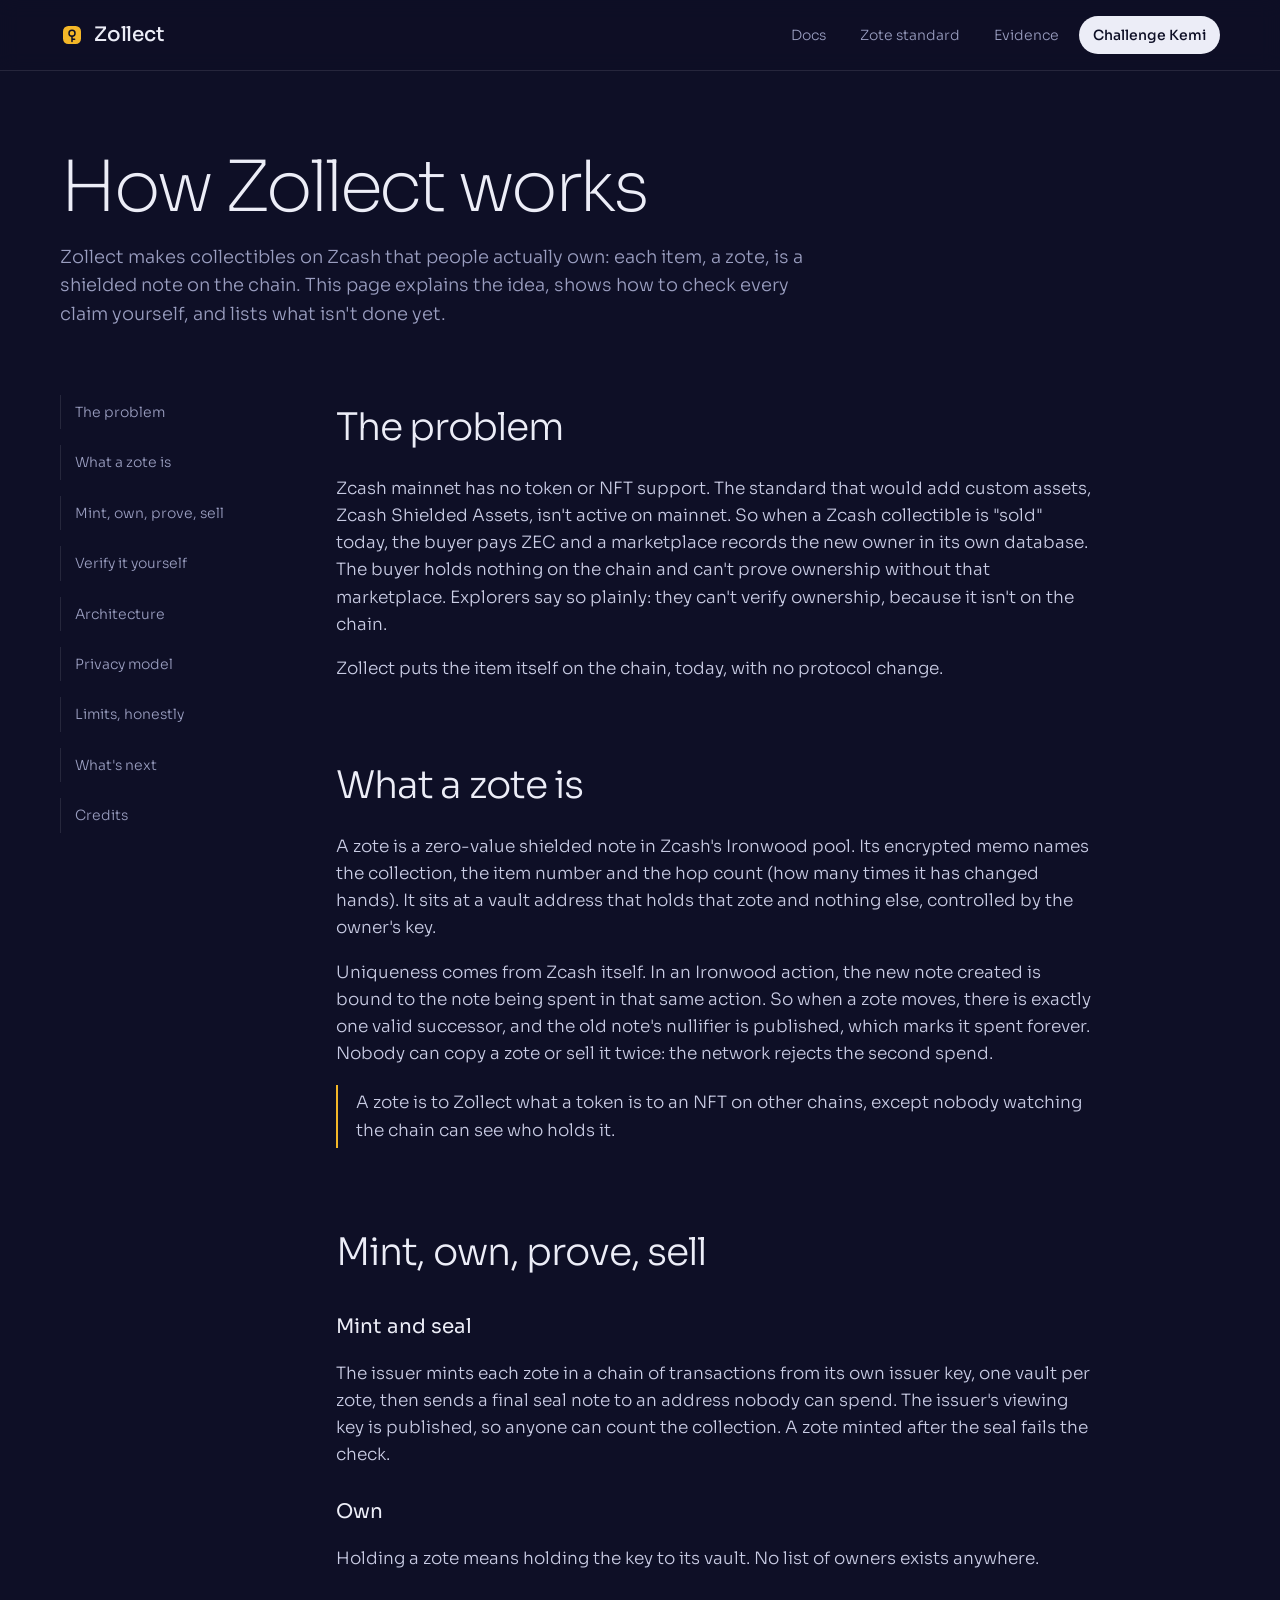
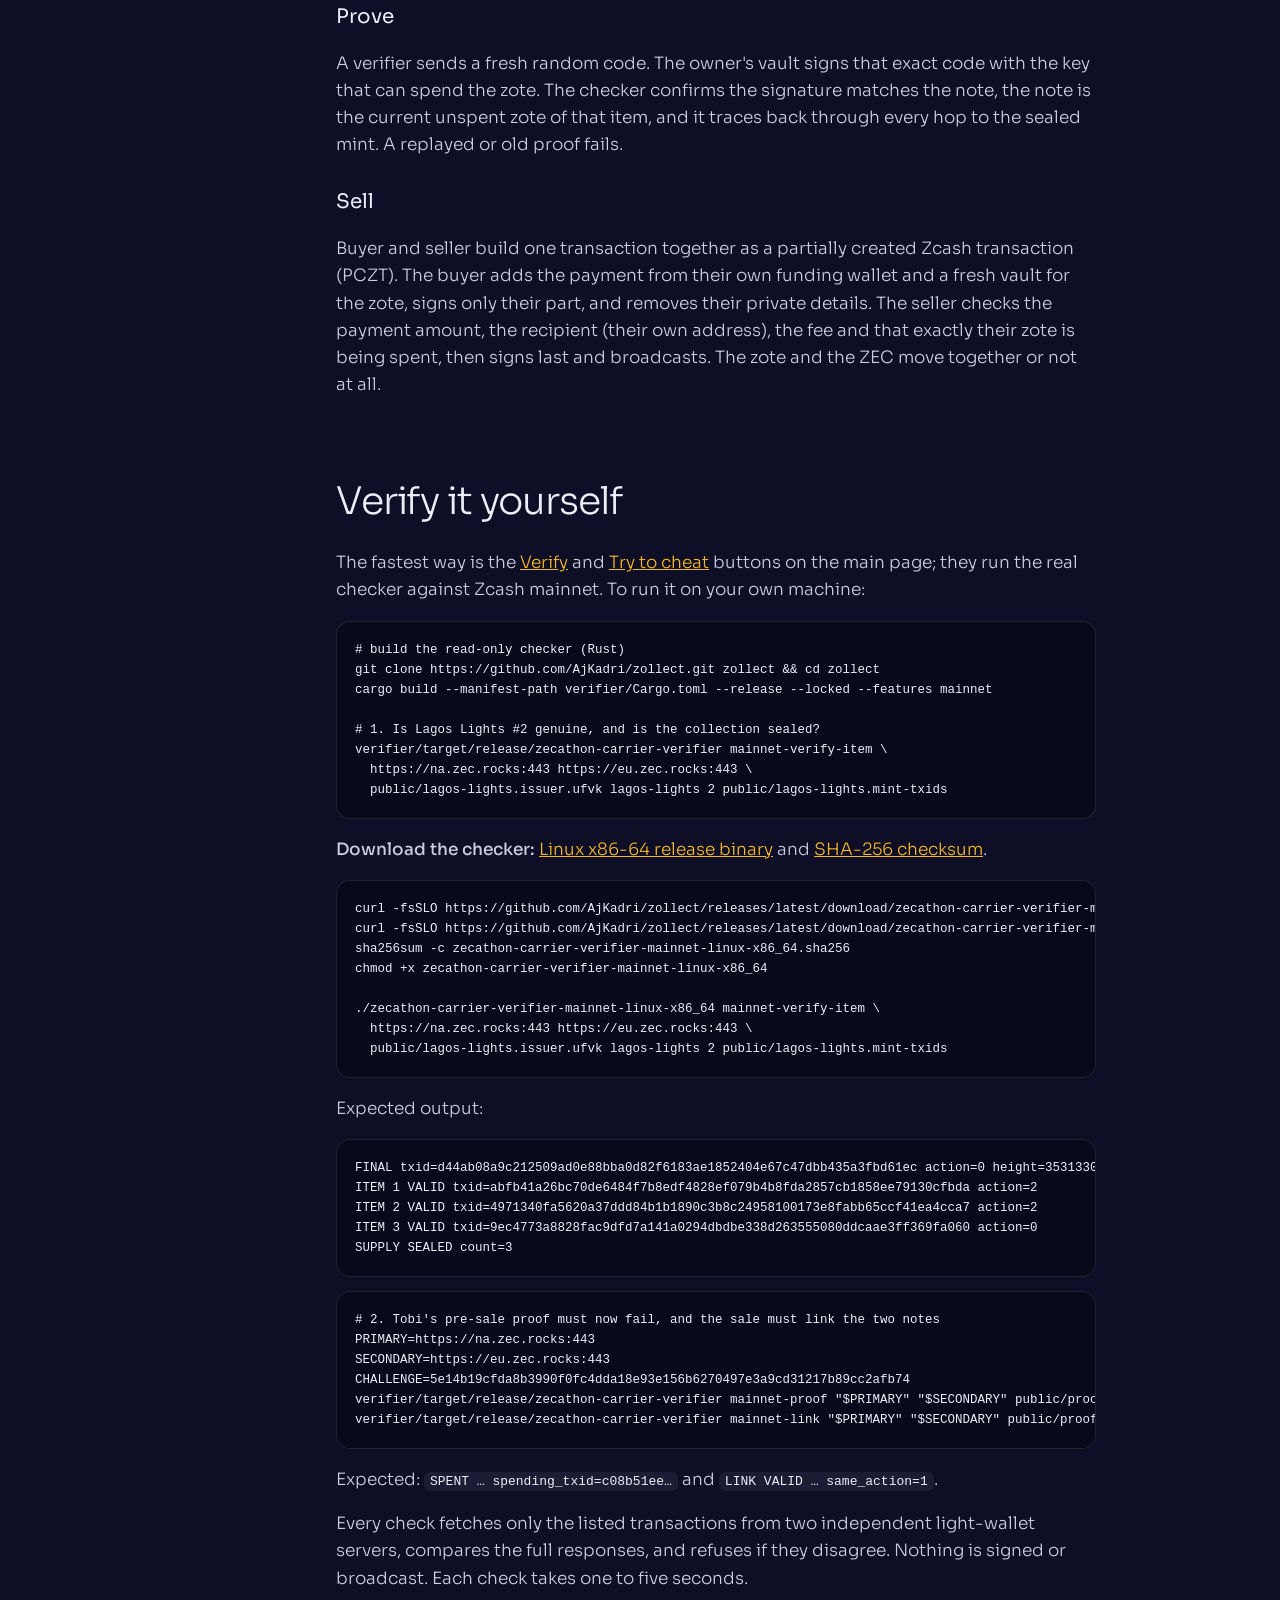
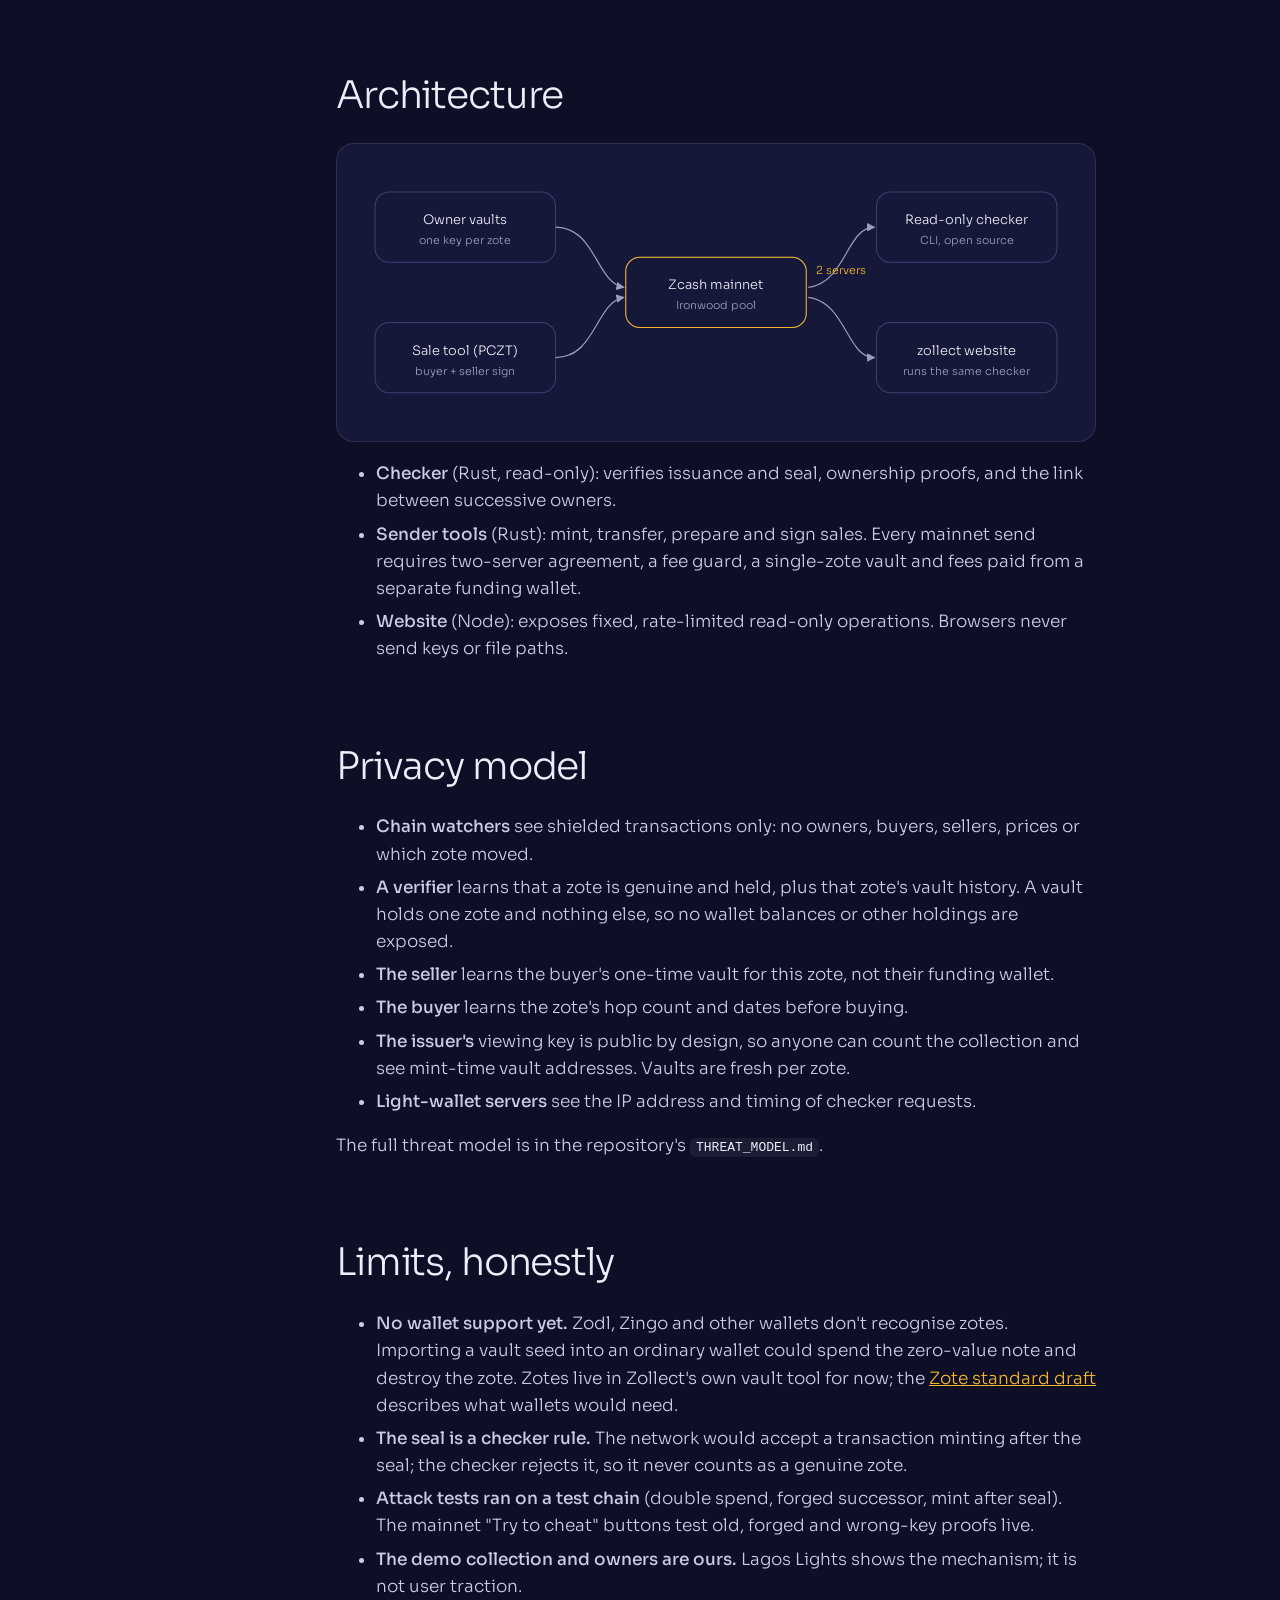
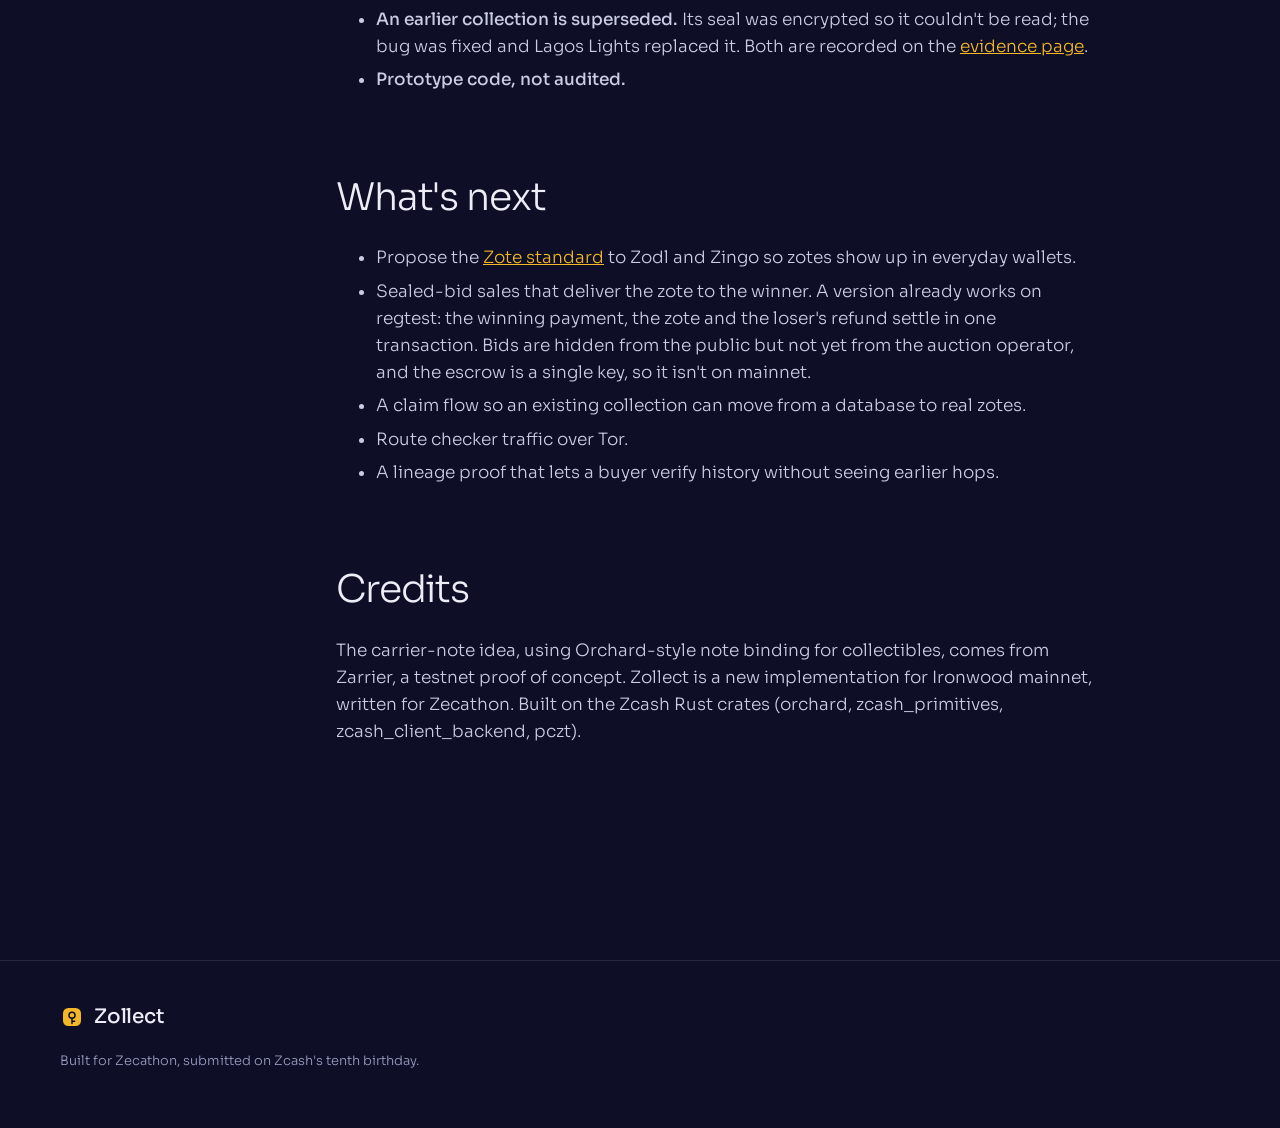
<file: hosted/public/docs.html>
<!doctype html>
<html lang="en">
<head>
<meta charset="utf-8">
<meta name="viewport" content="width=device-width, initial-scale=1">
<title>Zollect docs</title>
<meta name="description" content="How zotes work, how to verify them yourself, and what Zollect does and doesn't do.">
<link rel="icon" type="image/svg+xml" href="logo.svg">
<link rel="preconnect" href="https://fonts.googleapis.com">
<link rel="preconnect" href="https://fonts.gstatic.com" crossorigin>
<link href="https://fonts.googleapis.com/css2?family=Sora:wght@200;300;400;500;600&display=swap" rel="stylesheet">
<link rel="stylesheet" href="styles.css">
</head>
<body>
<header class="doc-top">
  <nav class="nav" aria-label="Main">
    <a class="brand" href="index.html"><img class="brand-logo" src="logo.svg" alt="" aria-hidden="true">Zollect</a>
    <ul class="nav-links">
      <li><a href="docs.html" aria-current="page">Docs</a></li>
      <li><a href="standard.html">Zote standard</a></li>
      <li><a href="evidence.html">Evidence</a></li>
      <li><a class="nav-cta" href="index.html#challenge">Challenge Kemi</a></li>
    </ul>
  </nav>
</header>

<div class="doc-hero">
  <h1>How Zollect works</h1>
  <p>Zollect makes collectibles on Zcash that people actually own: each item, a zote, is a shielded note on the chain. This page explains the idea, shows how to check every claim yourself, and lists what isn't done yet.</p>
</div>

<div class="doc">
  <nav class="toc" aria-label="On this page">
    <ol>
      <li><a href="#problem">The problem</a></li>
      <li><a href="#zote">What a zote is</a></li>
      <li><a href="#lifecycle">Mint, own, prove, sell</a></li>
      <li><a href="#verify">Verify it yourself</a></li>
      <li><a href="#architecture">Architecture</a></li>
      <li><a href="#privacy">Privacy model</a></li>
      <li><a href="#limits">Limits, honestly</a></li>
      <li><a href="#next">What's next</a></li>
      <li><a href="#credits">Credits</a></li>
    </ol>
  </nav>

  <article>
    <section id="problem">
      <h2>The problem</h2>
      <p>Zcash mainnet has no token or NFT support. The standard that would add custom assets, Zcash Shielded Assets, isn't active on mainnet. So when a Zcash collectible is "sold" today, the buyer pays ZEC and a marketplace records the new owner in its own database. The buyer holds nothing on the chain and can't prove ownership without that marketplace. Explorers say so plainly: they can't verify ownership, because it isn't on the chain.</p>
      <p>Zollect puts the item itself on the chain, today, with no protocol change.</p>
    </section>

    <section id="zote">
      <h2>What a zote is</h2>
      <p>A zote is a zero-value shielded note in Zcash's Ironwood pool. Its encrypted memo names the collection, the item number and the hop count (how many times it has changed hands). It sits at a vault address that holds that zote and nothing else, controlled by the owner's key.</p>
      <p>Uniqueness comes from Zcash itself. In an Ironwood action, the new note created is bound to the note being spent in that same action. So when a zote moves, there is exactly one valid successor, and the old note's nullifier is published, which marks it spent forever. Nobody can copy a zote or sell it twice: the network rejects the second spend.</p>
      <p class="callout">A zote is to Zollect what a token is to an NFT on other chains, except nobody watching the chain can see who holds it.</p>
    </section>

    <section id="lifecycle">
      <h2>Mint, own, prove, sell</h2>
      <h3>Mint and seal</h3>
      <p>The issuer mints each zote in a chain of transactions from its own issuer key, one vault per zote, then sends a final seal note to an address nobody can spend. The issuer's viewing key is published, so anyone can count the collection. A zote minted after the seal fails the check.</p>
      <h3>Own</h3>
      <p>Holding a zote means holding the key to its vault. No list of owners exists anywhere.</p>
      <h3>Prove</h3>
      <p>A verifier sends a fresh random code. The owner's vault signs that exact code with the key that can spend the zote. The checker confirms the signature matches the note, the note is the current unspent zote of that item, and it traces back through every hop to the sealed mint. A replayed or old proof fails.</p>
      <h3>Sell</h3>
      <p>Buyer and seller build one transaction together as a partially created Zcash transaction (PCZT). The buyer adds the payment from their own funding wallet and a fresh vault for the zote, signs only their part, and removes their private details. The seller checks the payment amount, the recipient (their own address), the fee and that exactly their zote is being spent, then signs last and broadcasts. The zote and the ZEC move together or not at all.</p>
    </section>

    <section id="verify">
      <h2>Verify it yourself</h2>
      <p>The fastest way is the <a href="index.html#collection">Verify</a> and <a href="index.html#cheat">Try to cheat</a> buttons on the main page; they run the real checker against Zcash mainnet. To run it on your own machine:</p>
<pre><code># build the read-only checker (Rust)
git clone https://github.com/AjKadri/zollect.git zollect && cd zollect
cargo build --manifest-path verifier/Cargo.toml --release --locked --features mainnet

# 1. Is Lagos Lights #2 genuine, and is the collection sealed?
verifier/target/release/zecathon-carrier-verifier mainnet-verify-item \
  https://na.zec.rocks:443 https://eu.zec.rocks:443 \
  public/lagos-lights.issuer.ufvk lagos-lights 2 public/lagos-lights.mint-txids</code></pre>
      <p><strong>Download the checker:</strong> <a href="https://github.com/AjKadri/zollect/releases/latest/download/zecathon-carrier-verifier-mainnet-linux-x86_64">Linux x86-64 release binary</a> and <a href="https://github.com/AjKadri/zollect/releases/latest/download/zecathon-carrier-verifier-mainnet-linux-x86_64.sha256">SHA-256 checksum</a>.</p>
<pre><code>curl -fsSLO https://github.com/AjKadri/zollect/releases/latest/download/zecathon-carrier-verifier-mainnet-linux-x86_64
curl -fsSLO https://github.com/AjKadri/zollect/releases/latest/download/zecathon-carrier-verifier-mainnet-linux-x86_64.sha256
sha256sum -c zecathon-carrier-verifier-mainnet-linux-x86_64.sha256
chmod +x zecathon-carrier-verifier-mainnet-linux-x86_64

./zecathon-carrier-verifier-mainnet-linux-x86_64 mainnet-verify-item \
  https://na.zec.rocks:443 https://eu.zec.rocks:443 \
  public/lagos-lights.issuer.ufvk lagos-lights 2 public/lagos-lights.mint-txids</code></pre>
      <p>Expected output:</p>
<pre><code>FINAL txid=d44ab08a9c212509ad0e88bba0d82f6183ae1852404e67c47dbb435a3fbd61ec action=0 height=3531330
ITEM 1 VALID txid=abfb41a26bc70de6484f7b8edf4828ef079b4b8fda2857cb1858ee79130cfbda action=2
ITEM 2 VALID txid=4971340fa5620a37ddd84b1b1890c3b8c24958100173e8fabb65ccf41ea4cca7 action=2
ITEM 3 VALID txid=9ec4773a8828fac9dfd7a141a0294dbdbe338d263555080ddcaae3ff369fa060 action=0
SUPPLY SEALED count=3</code></pre>
<pre><code># 2. Tobi's pre-sale proof must now fail, and the sale must link the two notes
PRIMARY=https://na.zec.rocks:443
SECONDARY=https://eu.zec.rocks:443
CHALLENGE=5e14b19cfda8b3990f0fc4dda18e93e156b6270497e3a9cd31217b89cc2afb74
verifier/target/release/zecathon-carrier-verifier mainnet-proof "$PRIMARY" "$SECONDARY" public/proofs/tobi-zote2.json "$CHALLENGE" public/lagos-lights.zote2-chain
verifier/target/release/zecathon-carrier-verifier mainnet-link "$PRIMARY" "$SECONDARY" public/proofs/tobi-zote2.json public/proofs/kemi-zote2.json "$CHALLENGE" public/lagos-lights.zote2-chain</code></pre>
      <p>Expected: <code>SPENT … spending_txid=c08b51ee…</code> and <code>LINK VALID … same_action=1</code>.</p>
      <p>Every check fetches only the listed transactions from two independent light-wallet servers, compares the full responses, and refuses if they disagree. Nothing is signed or broadcast. Each check takes one to five seconds.</p>
    </section>

    <section id="architecture">
      <h2>Architecture</h2>
      <div class="diagram" role="img" aria-label="Diagram: owner vaults build and sign transactions; two light-wallet servers relay to Zcash mainnet; the read-only checker and the website verify from the same two servers.">
        <svg viewBox="0 0 720 260" xmlns="http://www.w3.org/2000/svg" font-family="Sora, sans-serif" font-size="13">
          <g fill="#16183A" stroke="#3B4170">
            <rect x="20" y="30" width="180" height="70" rx="14"/>
            <rect x="20" y="160" width="180" height="70" rx="14"/>
            <rect x="270" y="95" width="180" height="70" rx="14"/>
            <rect x="520" y="30" width="180" height="70" rx="14"/>
            <rect x="520" y="160" width="180" height="70" rx="14"/>
          </g>
          <rect x="270" y="95" width="180" height="70" rx="14" fill="none" stroke="#F4B728"/>
          <g fill="#ECEDF7">
            <text x="110" y="62" text-anchor="middle">Owner vaults</text>
            <text x="110" y="82" text-anchor="middle" fill="#9A9EC0" font-size="11">one key per zote</text>
            <text x="110" y="192" text-anchor="middle">Sale tool (PCZT)</text>
            <text x="110" y="212" text-anchor="middle" fill="#9A9EC0" font-size="11">buyer + seller sign</text>
            <text x="360" y="127" text-anchor="middle">Zcash mainnet</text>
            <text x="360" y="147" text-anchor="middle" fill="#9A9EC0" font-size="11">Ironwood pool</text>
            <text x="610" y="62" text-anchor="middle">Read-only checker</text>
            <text x="610" y="82" text-anchor="middle" fill="#9A9EC0" font-size="11">CLI, open source</text>
            <text x="610" y="192" text-anchor="middle">zollect website</text>
            <text x="610" y="212" text-anchor="middle" fill="#9A9EC0" font-size="11">runs the same checker</text>
          </g>
          <g stroke="#9A9EC0" stroke-width="1.2" fill="none" marker-end="url(#a)">
            <path d="M200 65 C240 65 240 120 268 125"/>
            <path d="M200 195 C240 195 240 140 268 135"/>
            <path d="M452 125 C490 120 490 65 518 65"/>
            <path d="M452 135 C490 140 490 195 518 195"/>
          </g>
          <text x="485" y="112" fill="#F4B728" font-size="11" text-anchor="middle">2 servers</text>
          <defs><marker id="a" viewBox="0 0 8 8" refX="7" refY="4" markerWidth="7" markerHeight="7" orient="auto"><path d="M0 0L8 4L0 8z" fill="#9A9EC0"/></marker></defs>
        </svg>
      </div>
      <ul>
        <li><strong>Checker</strong> (Rust, read-only): verifies issuance and seal, ownership proofs, and the link between successive owners.</li>
        <li><strong>Sender tools</strong> (Rust): mint, transfer, prepare and sign sales. Every mainnet send requires two-server agreement, a fee guard, a single-zote vault and fees paid from a separate funding wallet.</li>
        <li><strong>Website</strong> (Node): exposes fixed, rate-limited read-only operations. Browsers never send keys or file paths.</li>
      </ul>
    </section>

    <section id="privacy">
      <h2>Privacy model</h2>
      <ul>
        <li><strong>Chain watchers</strong> see shielded transactions only: no owners, buyers, sellers, prices or which zote moved.</li>
        <li><strong>A verifier</strong> learns that a zote is genuine and held, plus that zote's vault history. A vault holds one zote and nothing else, so no wallet balances or other holdings are exposed.</li>
        <li><strong>The seller</strong> learns the buyer's one-time vault for this zote, not their funding wallet.</li>
        <li><strong>The buyer</strong> learns the zote's hop count and dates before buying.</li>
        <li><strong>The issuer's</strong> viewing key is public by design, so anyone can count the collection and see mint-time vault addresses. Vaults are fresh per zote.</li>
        <li><strong>Light-wallet servers</strong> see the IP address and timing of checker requests.</li>
      </ul>
      <p>The full threat model is in the repository's <code>THREAT_MODEL.md</code>.</p>
    </section>

    <section id="limits">
      <h2>Limits, honestly</h2>
      <ul>
        <li><strong>No wallet support yet.</strong> Zodl, Zingo and other wallets don't recognise zotes. Importing a vault seed into an ordinary wallet could spend the zero-value note and destroy the zote. Zotes live in Zollect's own vault tool for now; the <a href="standard.html">Zote standard draft</a> describes what wallets would need.</li>
        <li><strong>The seal is a checker rule.</strong> The network would accept a transaction minting after the seal; the checker rejects it, so it never counts as a genuine zote.</li>
        <li><strong>Attack tests ran on a test chain</strong> (double spend, forged successor, mint after seal). The mainnet "Try to cheat" buttons test old, forged and wrong-key proofs live.</li>
        <li><strong>The demo collection and owners are ours.</strong> Lagos Lights shows the mechanism; it is not user traction.</li>
        <li><strong>An earlier collection is superseded.</strong> Its seal was encrypted so it couldn't be read; the bug was fixed and Lagos Lights replaced it. Both are recorded on the <a href="evidence.html">evidence page</a>.</li>
        <li><strong>Prototype code, not audited.</strong></li>
      </ul>
    </section>

    <section id="next">
      <h2>What's next</h2>
      <ul>
        <li>Propose the <a href="standard.html">Zote standard</a> to Zodl and Zingo so zotes show up in everyday wallets.</li>
        <li>Sealed-bid sales that deliver the zote to the winner. A version already works on regtest: the winning payment, the zote and the loser's refund settle in one transaction. Bids are hidden from the public but not yet from the auction operator, and the escrow is a single key, so it isn't on mainnet.</li>
        <li>A claim flow so an existing collection can move from a database to real zotes.</li>
        <li>Route checker traffic over Tor.</li>
        <li>A lineage proof that lets a buyer verify history without seeing earlier hops.</li>
      </ul>
    </section>

    <section id="credits">
      <h2>Credits</h2>
      <p>The carrier-note idea, using Orchard-style note binding for collectibles, comes from Zarrier, a testnet proof of concept. Zollect is a new implementation for Ironwood mainnet, written for Zecathon. Built on the Zcash Rust crates (orchard, zcash_primitives, zcash_client_backend, pczt).</p>
    </section>
  </article>
</div>

<footer class="foot">
  <div class="foot-inner">
    <p class="brand"><img class="brand-logo" src="logo.svg" alt="" aria-hidden="true">Zollect</p>
    <p class="credit">Built for Zecathon, submitted on Zcash's tenth birthday.</p>
  </div>
</footer>
</body>
</html>
</file>
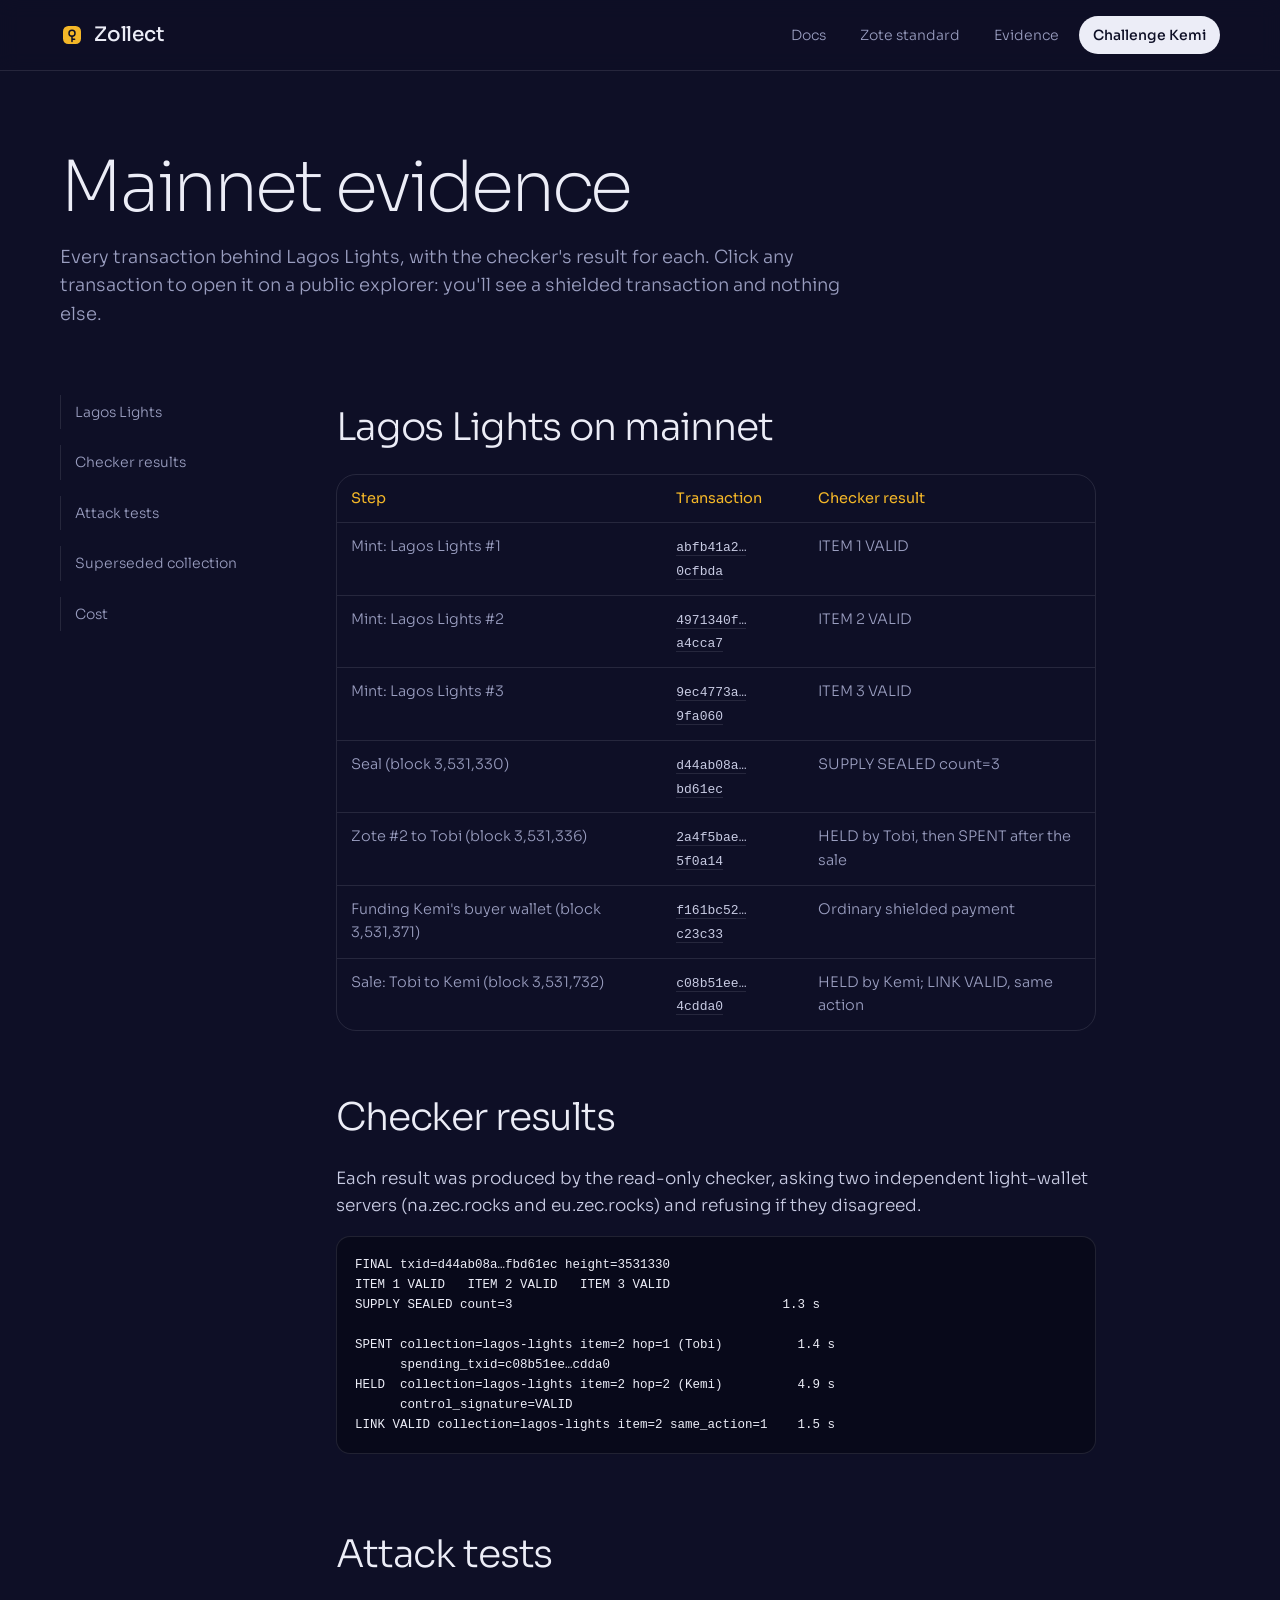
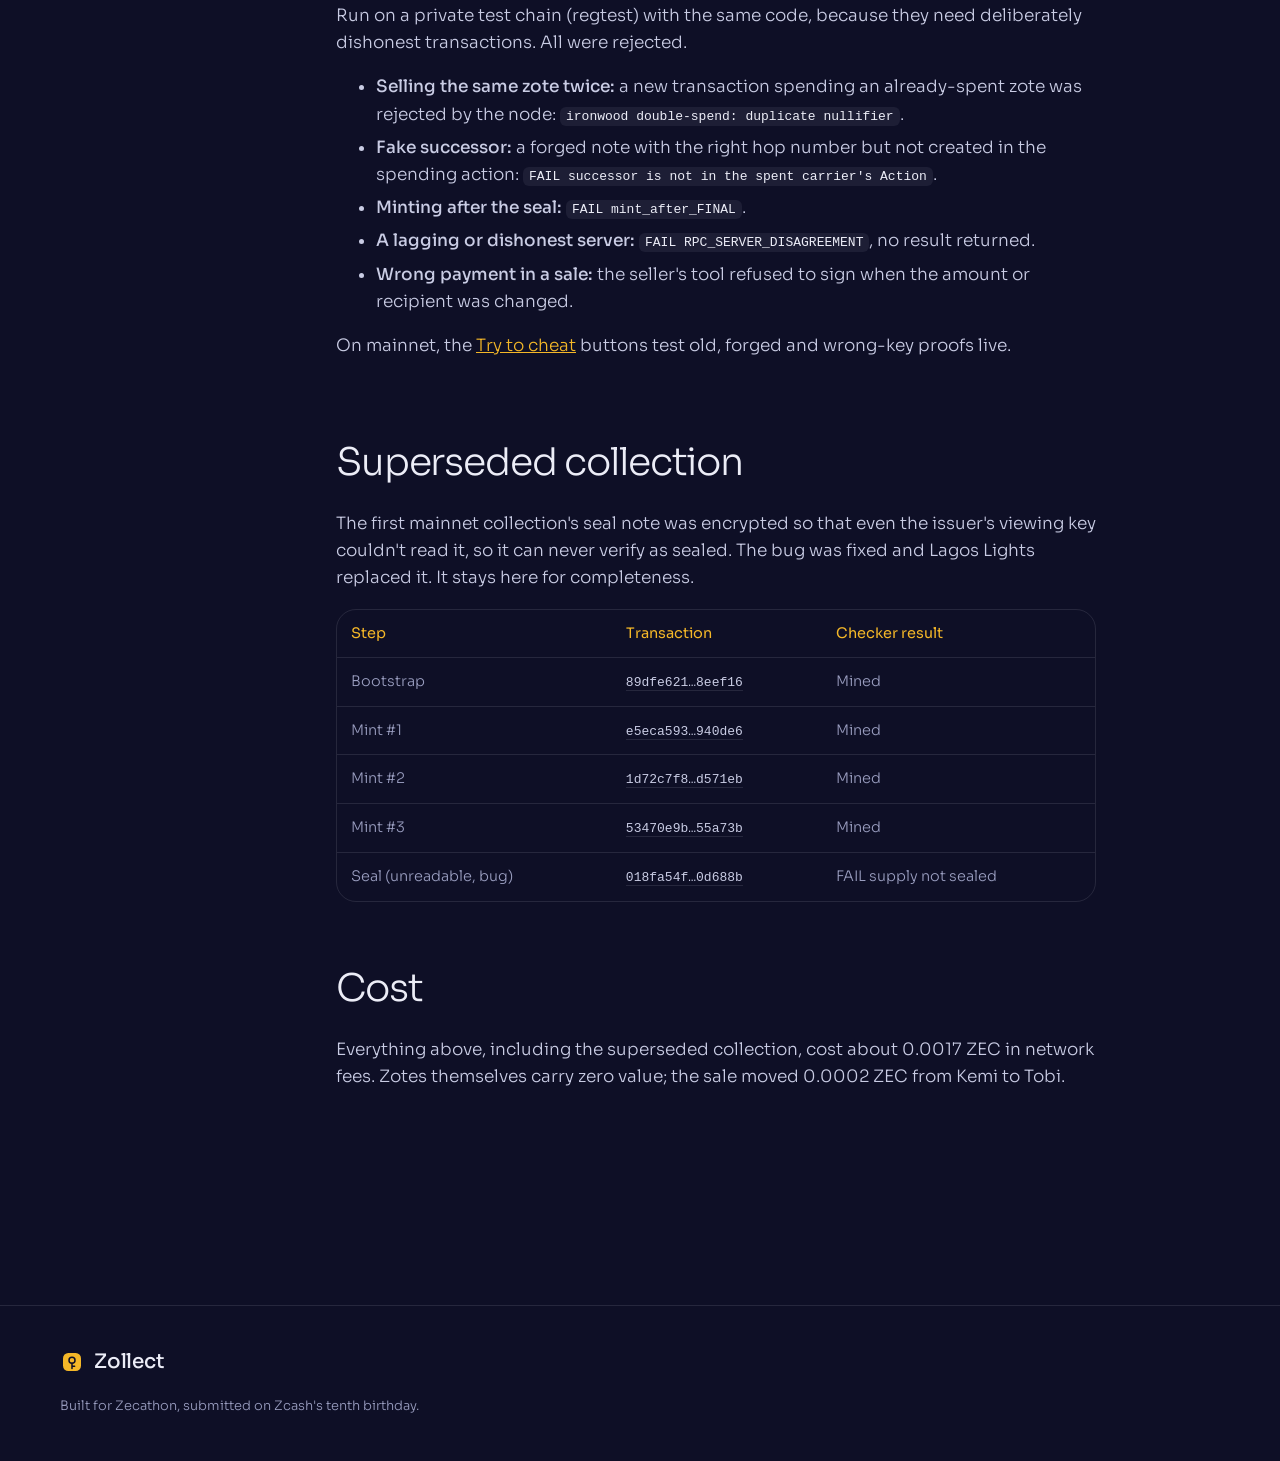
<file: hosted/public/evidence.html>
<!doctype html>
<html lang="en">
<head>
<meta charset="utf-8">
<meta name="viewport" content="width=device-width, initial-scale=1">
<title>Zollect evidence</title>
<meta name="description" content="Every Zollect mainnet transaction and checker result, with explorer links.">
<link rel="icon" type="image/svg+xml" href="logo.svg">
<link rel="preconnect" href="https://fonts.googleapis.com">
<link rel="preconnect" href="https://fonts.gstatic.com" crossorigin>
<link href="https://fonts.googleapis.com/css2?family=Sora:wght@200;300;400;500;600&display=swap" rel="stylesheet">
<link rel="stylesheet" href="styles.css">
</head>
<body>
<header class="doc-top">
  <nav class="nav" aria-label="Main">
    <a class="brand" href="index.html"><img class="brand-logo" src="logo.svg" alt="" aria-hidden="true">Zollect</a>
    <ul class="nav-links">
      <li><a href="docs.html">Docs</a></li>
      <li><a href="standard.html">Zote standard</a></li>
      <li><a href="evidence.html" aria-current="page">Evidence</a></li>
      <li><a class="nav-cta" href="index.html#challenge">Challenge Kemi</a></li>
    </ul>
  </nav>
</header>

<div class="doc-hero">
  <h1>Mainnet evidence</h1>
  <p>Every transaction behind Lagos Lights, with the checker's result for each. Click any transaction to open it on a public explorer: you'll see a shielded transaction and nothing else.</p>
</div>
<div class="doc">
  <nav class="toc" aria-label="On this page"><ol>
    <li><a href="#lagos">Lagos Lights</a></li><li><a href="#checks">Checker results</a></li>
    <li><a href="#attacks">Attack tests</a></li><li><a href="#superseded">Superseded collection</a></li><li><a href="#cost">Cost</a></li></ol></nav>
  <article>
    <section id="lagos"><h2>Lagos Lights on mainnet</h2><div class="table-wrap"><table class="evtable"><thead><tr><th>Step</th><th>Transaction</th><th>Checker result</th></tr></thead><tbody><tr><td>Mint: Lagos Lights #1</td><td><a href="https://mainnet.zcashexplorer.app/transactions/abfb41a26bc70de6484f7b8edf4828ef079b4b8fda2857cb1858ee79130cfbda" target="_blank" rel="noopener">abfb41a2…0cfbda</a></td><td>ITEM 1 VALID</td></tr><tr><td>Mint: Lagos Lights #2</td><td><a href="https://mainnet.zcashexplorer.app/transactions/4971340fa5620a37ddd84b1b1890c3b8c24958100173e8fabb65ccf41ea4cca7" target="_blank" rel="noopener">4971340f…a4cca7</a></td><td>ITEM 2 VALID</td></tr><tr><td>Mint: Lagos Lights #3</td><td><a href="https://mainnet.zcashexplorer.app/transactions/9ec4773a8828fac9dfd7a141a0294dbdbe338d263555080ddcaae3ff369fa060" target="_blank" rel="noopener">9ec4773a…9fa060</a></td><td>ITEM 3 VALID</td></tr><tr><td>Seal (block 3,531,330)</td><td><a href="https://mainnet.zcashexplorer.app/transactions/d44ab08a9c212509ad0e88bba0d82f6183ae1852404e67c47dbb435a3fbd61ec" target="_blank" rel="noopener">d44ab08a…bd61ec</a></td><td>SUPPLY SEALED count=3</td></tr><tr><td>Zote #2 to Tobi (block 3,531,336)</td><td><a href="https://mainnet.zcashexplorer.app/transactions/2a4f5bae61ad39f8f3bfa674c9fc1377eb8a3668451f96f2ca00c1e1355f0a14" target="_blank" rel="noopener">2a4f5bae…5f0a14</a></td><td>HELD by Tobi, then SPENT after the sale</td></tr><tr><td>Funding Kemi's buyer wallet (block 3,531,371)</td><td><a href="https://mainnet.zcashexplorer.app/transactions/f161bc5219ad7a14ef089f544dd058db976abfcf8ab653bd31153cae4bc23c33" target="_blank" rel="noopener">f161bc52…c23c33</a></td><td>Ordinary shielded payment</td></tr><tr><td>Sale: Tobi to Kemi (block 3,531,732)</td><td><a href="https://mainnet.zcashexplorer.app/transactions/c08b51eeffce637bb62d7ab309956bff21c98e99715031526d7edf2a494cdda0" target="_blank" rel="noopener">c08b51ee…4cdda0</a></td><td>HELD by Kemi; LINK VALID, same action</td></tr></tbody></table></div></section>
    <section id="checks"><h2>Checker results</h2>
      <p>Each result was produced by the read-only checker, asking two independent light-wallet servers (na.zec.rocks and eu.zec.rocks) and refusing if they disagreed.</p>
<pre><code>FINAL txid=d44ab08a…fbd61ec height=3531330
ITEM 1 VALID   ITEM 2 VALID   ITEM 3 VALID
SUPPLY SEALED count=3                                    1.3 s

SPENT collection=lagos-lights item=2 hop=1 (Tobi)          1.4 s
      spending_txid=c08b51ee…cdda0
HELD  collection=lagos-lights item=2 hop=2 (Kemi)          4.9 s
      control_signature=VALID
LINK VALID collection=lagos-lights item=2 same_action=1    1.5 s</code></pre>
    </section>
    <section id="attacks"><h2>Attack tests</h2>
      <p>Run on a private test chain (regtest) with the same code, because they need deliberately dishonest transactions. All were rejected.</p>
      <ul>
        <li><strong>Selling the same zote twice:</strong> a new transaction spending an already-spent zote was rejected by the node: <code>ironwood double-spend: duplicate nullifier</code>.</li>
        <li><strong>Fake successor:</strong> a forged note with the right hop number but not created in the spending action: <code>FAIL successor is not in the spent carrier's Action</code>.</li>
        <li><strong>Minting after the seal:</strong> <code>FAIL mint_after_FINAL</code>.</li>
        <li><strong>A lagging or dishonest server:</strong> <code>FAIL RPC_SERVER_DISAGREEMENT</code>, no result returned.</li>
        <li><strong>Wrong payment in a sale:</strong> the seller's tool refused to sign when the amount or recipient was changed.</li>
      </ul>
      <p>On mainnet, the <a href="index.html#cheat">Try to cheat</a> buttons test old, forged and wrong-key proofs live.</p>
    </section>
    <section id="superseded"><h2>Superseded collection</h2>
      <p>The first mainnet collection's seal note was encrypted so that even the issuer's viewing key couldn't read it, so it can never verify as sealed. The bug was fixed and Lagos Lights replaced it. It stays here for completeness.</p>
      <div class="table-wrap"><table class="evtable"><thead><tr><th>Step</th><th>Transaction</th><th>Checker result</th></tr></thead><tbody><tr><td>Bootstrap</td><td><a href="https://mainnet.zcashexplorer.app/transactions/89dfe6217eefd93a59d39e6b4f19ecb1fbba31f8b89a080652f57f50c38eef16" target="_blank" rel="noopener">89dfe621…8eef16</a></td><td>Mined</td></tr><tr><td>Mint #1</td><td><a href="https://mainnet.zcashexplorer.app/transactions/e5eca593949babaf8ca695010f888de9b20dbf2db41c3d18a4dc8af560940de6" target="_blank" rel="noopener">e5eca593…940de6</a></td><td>Mined</td></tr><tr><td>Mint #2</td><td><a href="https://mainnet.zcashexplorer.app/transactions/1d72c7f8db51d489f2431319a04725f627090ae5690eae6ebb7a1b4613d571eb" target="_blank" rel="noopener">1d72c7f8…d571eb</a></td><td>Mined</td></tr><tr><td>Mint #3</td><td><a href="https://mainnet.zcashexplorer.app/transactions/53470e9b48d1cb0d69980de66b0ac8f33cf6dad3f267ca083ad0126ab855a73b" target="_blank" rel="noopener">53470e9b…55a73b</a></td><td>Mined</td></tr><tr><td>Seal (unreadable, bug)</td><td><a href="https://mainnet.zcashexplorer.app/transactions/018fa54fc256cb7b8250c24cdd444b64b5c3b50be82721c7be959bf8810d688b" target="_blank" rel="noopener">018fa54f…0d688b</a></td><td>FAIL supply not sealed</td></tr></tbody></table></div>
    </section>
    <section id="cost"><h2>Cost</h2>
      <p>Everything above, including the superseded collection, cost about 0.0017 ZEC in network fees. Zotes themselves carry zero value; the sale moved 0.0002 ZEC from Kemi to Tobi.</p>
    </section>
  </article>
</div>
<footer class="foot">
  <div class="foot-inner">
    <p class="brand"><img class="brand-logo" src="logo.svg" alt="" aria-hidden="true">Zollect</p>
    <p class="credit">Built for Zecathon, submitted on Zcash's tenth birthday.</p>
  </div>
</footer>
</body>
</html>
</file>
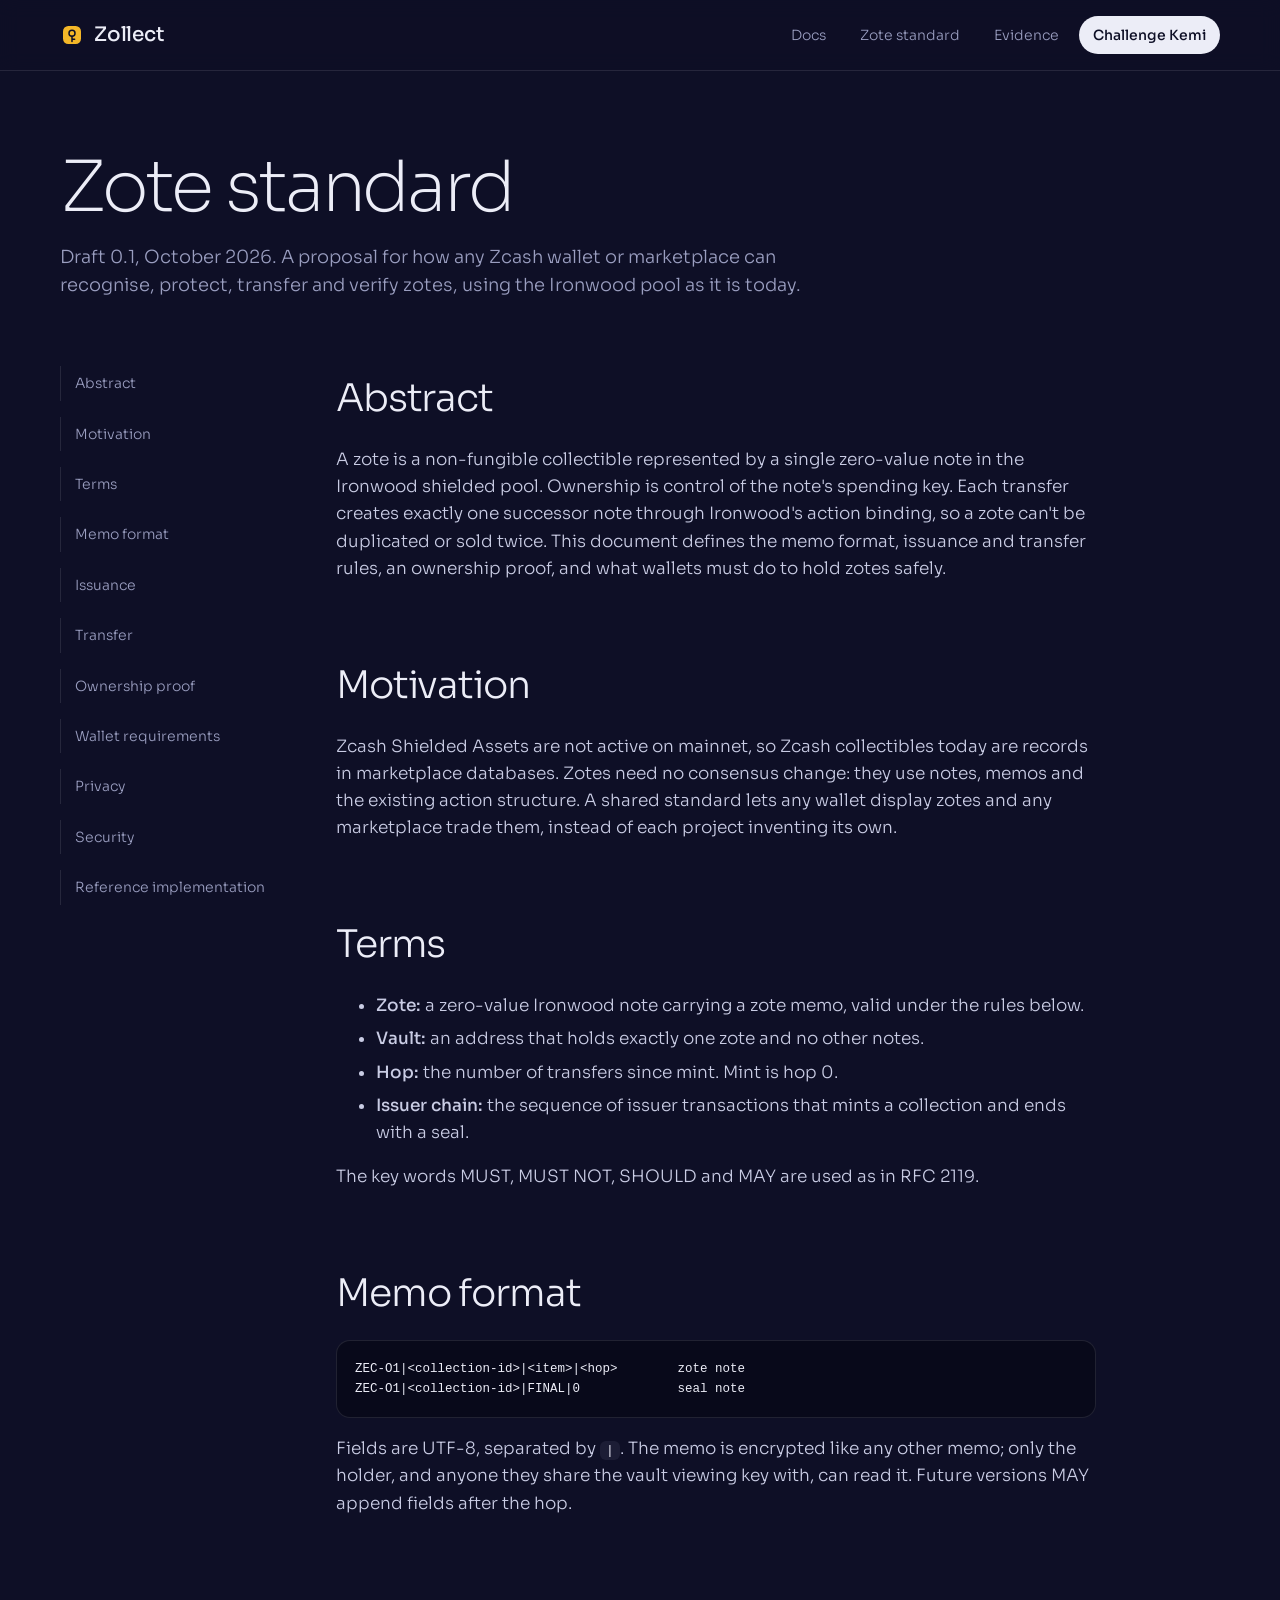
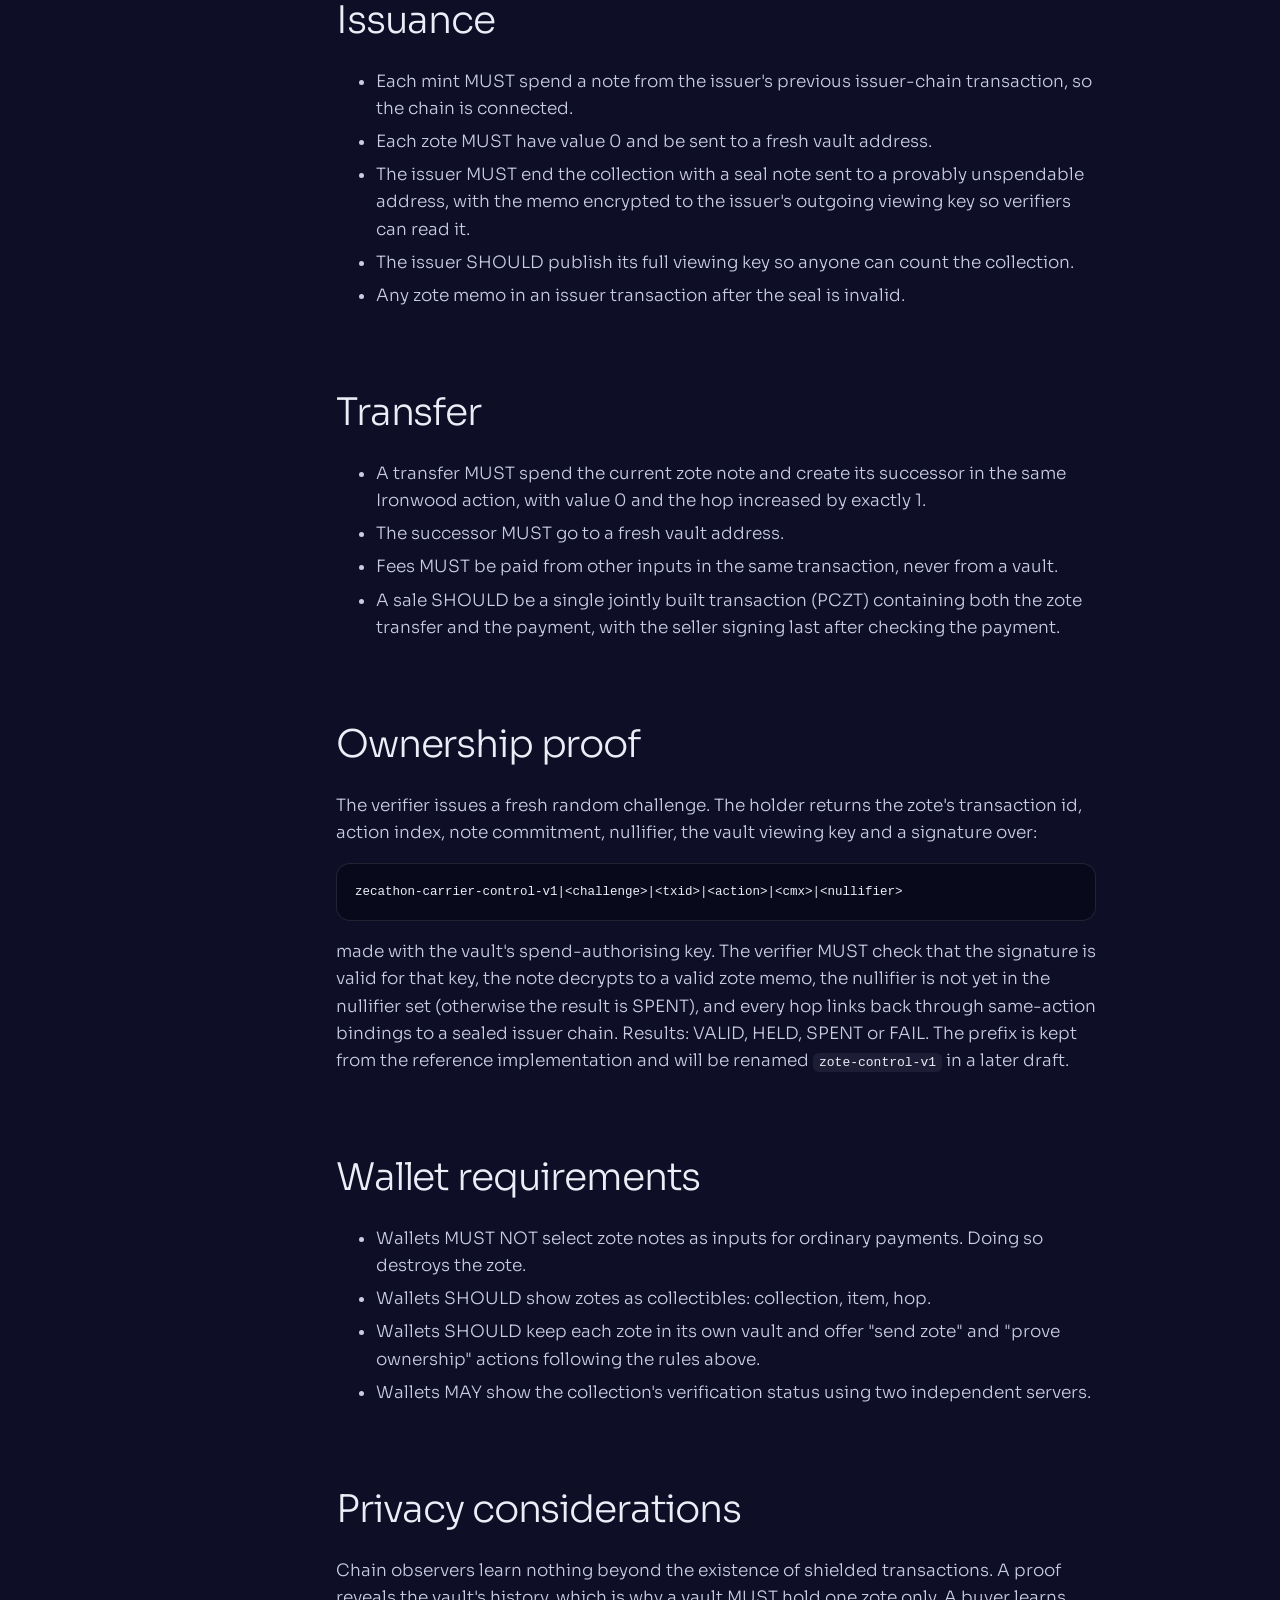
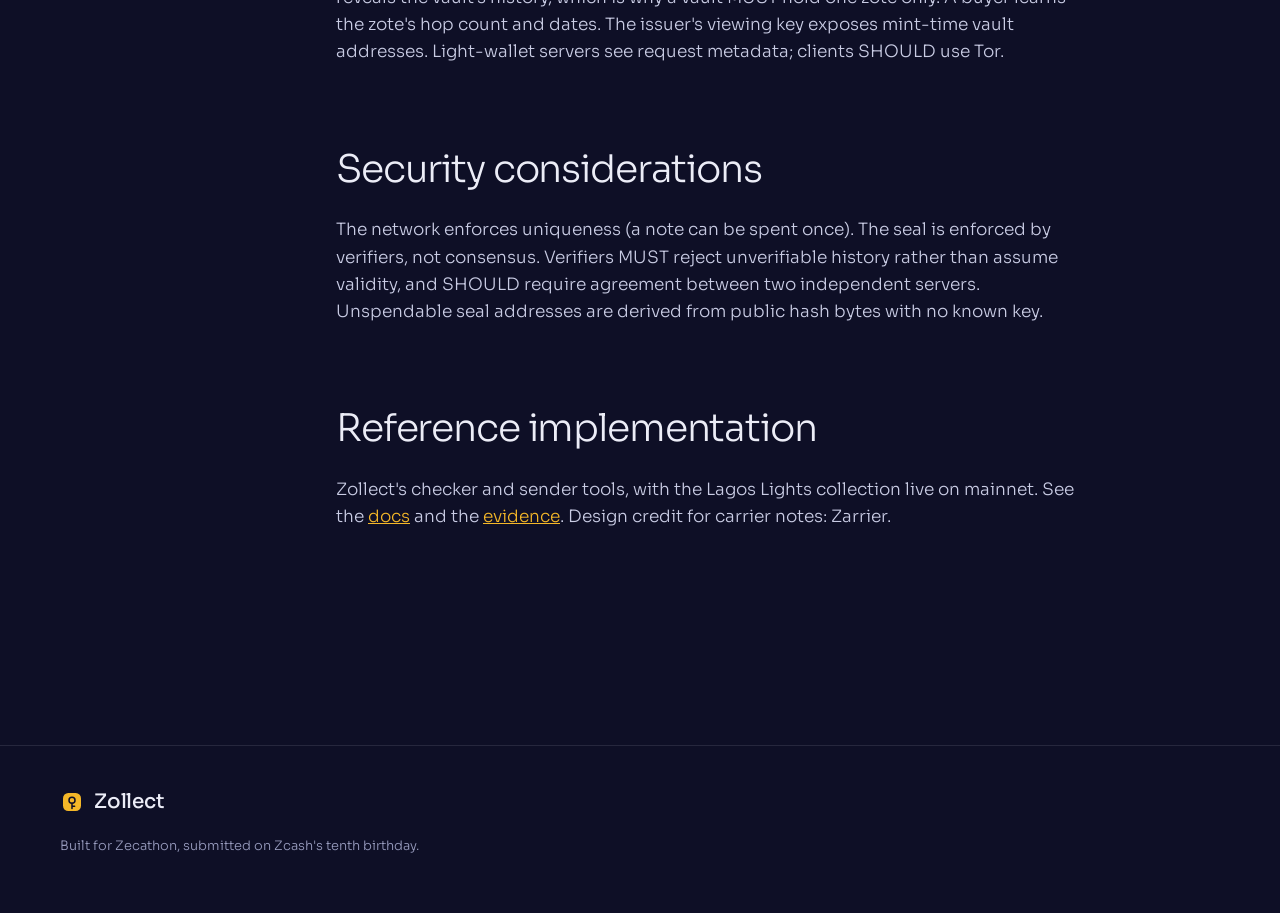
<file: hosted/public/standard.html>
<!doctype html>
<html lang="en">
<head>
<meta charset="utf-8">
<meta name="viewport" content="width=device-width, initial-scale=1">
<title>Zote standard (draft)</title>
<meta name="description" content="A draft standard for collectibles held as shielded notes on Zcash.">
<link rel="icon" type="image/svg+xml" href="logo.svg">
<link rel="preconnect" href="https://fonts.googleapis.com">
<link rel="preconnect" href="https://fonts.gstatic.com" crossorigin>
<link href="https://fonts.googleapis.com/css2?family=Sora:wght@200;300;400;500;600&display=swap" rel="stylesheet">
<link rel="stylesheet" href="styles.css">
</head>
<body>
<header class="doc-top">
  <nav class="nav" aria-label="Main">
    <a class="brand" href="index.html"><img class="brand-logo" src="logo.svg" alt="" aria-hidden="true">Zollect</a>
    <ul class="nav-links">
      <li><a href="docs.html">Docs</a></li>
      <li><a href="standard.html" aria-current="page">Zote standard</a></li>
      <li><a href="evidence.html">Evidence</a></li>
      <li><a class="nav-cta" href="index.html#challenge">Challenge Kemi</a></li>
    </ul>
  </nav>
</header>

<div class="doc-hero">
  <h1>Zote standard</h1>
  <p>Draft 0.1, October 2026. A proposal for how any Zcash wallet or marketplace can recognise, protect, transfer and verify zotes, using the Ironwood pool as it is today.</p>
</div>
<div class="doc">
  <nav class="toc" aria-label="On this page"><ol>
    <li><a href="#abstract">Abstract</a></li><li><a href="#motivation">Motivation</a></li><li><a href="#terms">Terms</a></li>
    <li><a href="#memo">Memo format</a></li><li><a href="#issue">Issuance</a></li><li><a href="#transfer">Transfer</a></li>
    <li><a href="#proof">Ownership proof</a></li><li><a href="#wallets">Wallet requirements</a></li>
    <li><a href="#privacy">Privacy</a></li><li><a href="#security">Security</a></li><li><a href="#ref">Reference implementation</a></li></ol></nav>
  <article>
    <section id="abstract"><h2>Abstract</h2>
      <p>A zote is a non-fungible collectible represented by a single zero-value note in the Ironwood shielded pool. Ownership is control of the note's spending key. Each transfer creates exactly one successor note through Ironwood's action binding, so a zote can't be duplicated or sold twice. This document defines the memo format, issuance and transfer rules, an ownership proof, and what wallets must do to hold zotes safely.</p></section>
    <section id="motivation"><h2>Motivation</h2>
      <p>Zcash Shielded Assets are not active on mainnet, so Zcash collectibles today are records in marketplace databases. Zotes need no consensus change: they use notes, memos and the existing action structure. A shared standard lets any wallet display zotes and any marketplace trade them, instead of each project inventing its own.</p></section>
    <section id="terms"><h2>Terms</h2>
      <ul>
        <li><strong>Zote:</strong> a zero-value Ironwood note carrying a zote memo, valid under the rules below.</li>
        <li><strong>Vault:</strong> an address that holds exactly one zote and no other notes.</li>
        <li><strong>Hop:</strong> the number of transfers since mint. Mint is hop 0.</li>
        <li><strong>Issuer chain:</strong> the sequence of issuer transactions that mints a collection and ends with a seal.</li>
      </ul>
      <p>The key words MUST, MUST NOT, SHOULD and MAY are used as in RFC 2119.</p></section>
    <section id="memo"><h2>Memo format</h2>
<pre><code>ZEC-O1|&lt;collection-id&gt;|&lt;item&gt;|&lt;hop&gt;        zote note
ZEC-O1|&lt;collection-id&gt;|FINAL|0             seal note</code></pre>
      <p>Fields are UTF-8, separated by <code>|</code>. The memo is encrypted like any other memo; only the holder, and anyone they share the vault viewing key with, can read it. Future versions MAY append fields after the hop.</p></section>
    <section id="issue"><h2>Issuance</h2>
      <ul>
        <li>Each mint MUST spend a note from the issuer's previous issuer-chain transaction, so the chain is connected.</li>
        <li>Each zote MUST have value 0 and be sent to a fresh vault address.</li>
        <li>The issuer MUST end the collection with a seal note sent to a provably unspendable address, with the memo encrypted to the issuer's outgoing viewing key so verifiers can read it.</li>
        <li>The issuer SHOULD publish its full viewing key so anyone can count the collection.</li>
        <li>Any zote memo in an issuer transaction after the seal is invalid.</li>
      </ul></section>
    <section id="transfer"><h2>Transfer</h2>
      <ul>
        <li>A transfer MUST spend the current zote note and create its successor in the same Ironwood action, with value 0 and the hop increased by exactly 1.</li>
        <li>The successor MUST go to a fresh vault address.</li>
        <li>Fees MUST be paid from other inputs in the same transaction, never from a vault.</li>
        <li>A sale SHOULD be a single jointly built transaction (PCZT) containing both the zote transfer and the payment, with the seller signing last after checking the payment.</li>
      </ul></section>
    <section id="proof"><h2>Ownership proof</h2>
      <p>The verifier issues a fresh random challenge. The holder returns the zote's transaction id, action index, note commitment, nullifier, the vault viewing key and a signature over:</p>
<pre><code>zecathon-carrier-control-v1|&lt;challenge&gt;|&lt;txid&gt;|&lt;action&gt;|&lt;cmx&gt;|&lt;nullifier&gt;</code></pre>
      <p>made with the vault's spend-authorising key. The verifier MUST check that the signature is valid for that key, the note decrypts to a valid zote memo, the nullifier is not yet in the nullifier set (otherwise the result is SPENT), and every hop links back through same-action bindings to a sealed issuer chain. Results: VALID, HELD, SPENT or FAIL. The prefix is kept from the reference implementation and will be renamed <code>zote-control-v1</code> in a later draft.</p></section>
    <section id="wallets"><h2>Wallet requirements</h2>
      <ul>
        <li>Wallets MUST NOT select zote notes as inputs for ordinary payments. Doing so destroys the zote.</li>
        <li>Wallets SHOULD show zotes as collectibles: collection, item, hop.</li>
        <li>Wallets SHOULD keep each zote in its own vault and offer "send zote" and "prove ownership" actions following the rules above.</li>
        <li>Wallets MAY show the collection's verification status using two independent servers.</li>
      </ul></section>
    <section id="privacy"><h2>Privacy considerations</h2>
      <p>Chain observers learn nothing beyond the existence of shielded transactions. A proof reveals the vault's history, which is why a vault MUST hold one zote only. A buyer learns the zote's hop count and dates. The issuer's viewing key exposes mint-time vault addresses. Light-wallet servers see request metadata; clients SHOULD use Tor.</p></section>
    <section id="security"><h2>Security considerations</h2>
      <p>The network enforces uniqueness (a note can be spent once). The seal is enforced by verifiers, not consensus. Verifiers MUST reject unverifiable history rather than assume validity, and SHOULD require agreement between two independent servers. Unspendable seal addresses are derived from public hash bytes with no known key.</p></section>
    <section id="ref"><h2>Reference implementation</h2>
      <p>Zollect's checker and sender tools, with the Lagos Lights collection live on mainnet. See the <a href="docs.html">docs</a> and the <a href="evidence.html">evidence</a>. Design credit for carrier notes: Zarrier.</p></section>
  </article>
</div>
<footer class="foot">
  <div class="foot-inner">
    <p class="brand"><img class="brand-logo" src="logo.svg" alt="" aria-hidden="true">Zollect</p>
    <p class="credit">Built for Zecathon, submitted on Zcash's tenth birthday.</p>
  </div>
</footer>
</body>
</html>
</file>
<file: hosted/public/styles.css>
:root {
  --ink: #0E0F26;          /* deep violet-navy */
  --ink-2: #16183A;        /* raised surface */
  --steel: #3B4170;        /* ribbed glass */
  --chrome: #C9CCE4;       /* chrome highlight */
  --zec: #F4B728;          /* Zcash yellow */
  --zec-ink: #2B1E00;
  --mist: #ECEDF7;
  --muted: #9A9EC0;
  --mint: #9FE8C3;
  --rose: #FFB0A8;
  --line: rgba(236, 237, 247, 0.11);
  --maxw: 1200px;
  --font: "Sora", system-ui, -apple-system, "Segoe UI", sans-serif;
}

* { box-sizing: border-box; }
html { scroll-behavior: smooth; }
body {
  margin: 0; background: var(--ink); color: var(--mist);
  font-family: var(--font); font-size: 17px; line-height: 1.6; font-weight: 300;
  -webkit-font-smoothing: antialiased;
}
img, canvas, svg { display: block; max-width: 100%; }
a { color: inherit; }
:focus-visible { outline: 2px solid var(--zec); outline-offset: 3px; border-radius: 8px; }
strong { font-weight: 500; }
.sky { display: none; }

/* ---------- hero ---------- */
.hero-wrap { padding: 0; }
.hero {
  position: relative; overflow: hidden;
  min-height: min(100vh, 940px);
  padding: 26px clamp(20px, 5vw, 64px) 0;
  display: grid; grid-template-rows: auto 1fr;
  background:
    radial-gradient(700px 520px at 74% 52%, rgba(244, 183, 40, 0.10), transparent 70%),
    radial-gradient(900px 700px at 70% 40%, #2A2E63 0%, transparent 65%),
    var(--ink);
  isolation: isolate;
}
.ribs {
  position: absolute; inset: 0; z-index: -1; pointer-events: none;
  background: repeating-linear-gradient(90deg,
    rgba(201, 204, 228, 0.00) 0px, rgba(201, 204, 228, 0.07) 9px,
    rgba(14, 15, 38, 0.10) 15px, rgba(201, 204, 228, 0.00) 22px);
  -webkit-mask-image: linear-gradient(180deg, transparent 0%, #000 30%, #000 70%, transparent 100%),
                      radial-gradient(60% 70% at 72% 50%, #000 0%, transparent 75%);
  -webkit-mask-composite: source-in;
          mask-image: radial-gradient(60% 75% at 72% 50%, #000 10%, transparent 75%);
}

.nav { display: flex; align-items: center; justify-content: space-between; gap: 16px; position: relative; z-index: 3; }
.brand { display: inline-flex; align-items: center; gap: 10px; font-size: 20px; font-weight: 500; text-decoration: none; margin: 0; letter-spacing: -0.01em; }
.brand-logo { width: 24px; height: 24px; flex: none; object-fit: contain; }
.nav-links { list-style: none; margin: 0; padding: 0; display: flex; gap: 6px; align-items: center; }
.nav-links a { display: block; padding: 8px 14px; border-radius: 999px; text-decoration: none; font-size: 14px; color: var(--muted); }
.nav-links a:hover { color: var(--mist); }
.nav-links .nav-cta { background: var(--mist); color: var(--ink); font-weight: 500; }
.nav-links .nav-cta:hover { background: #fff; color: var(--ink); }

.hero-copy {
  position: relative; z-index: 2; align-self: end;
  max-width: 780px; padding-bottom: clamp(56px, 10vh, 110px);
}
.hero h1 { margin: 0; font-weight: 200; font-size: clamp(44px, 5.4vw, 82px); line-height: 1.02; letter-spacing: -0.045em; }
.sub { margin: 24px 0 0; max-width: 36ch; font-size: clamp(17px, 1.4vw, 20px); color: var(--muted); }
.hero-actions { margin-top: 34px; display: flex; gap: 12px; flex-wrap: wrap; }

.btn {
  display: inline-flex; align-items: center; justify-content: center; gap: 8px;
  padding: 13px 24px; border-radius: 999px;
  font: 500 15px/1 var(--font); text-decoration: none; cursor: pointer;
  border: 1px solid transparent; transition: background .15s ease, transform .15s ease;
}
.btn:active { transform: translateY(1px); }
.btn[disabled] { opacity: .55; cursor: progress; }
.btn-mint { background: var(--zec); color: var(--zec-ink); }
.btn-mint:hover { background: #FFC84A; }
.btn-ghost { border-color: var(--line); color: var(--mist); background: rgba(236,237,247,.03); }
.btn-ghost:hover { background: rgba(236,237,247,.08); }
.btn-line { border-color: var(--line); color: var(--mist); background: transparent; }
.btn-line:hover { border-color: rgba(244,183,40,.6); color: var(--zec); }

/* the note stack */
.stage {
  position: absolute; z-index: 1; right: clamp(-40px, 2vw, 60px); top: 50%;
  width: min(700px, 50vw); aspect-ratio: 1.15; transform: translateY(-46%);
  perspective: 1400px;
}
.stack { position: absolute; inset: 0; transform-style: preserve-3d; transform: rotateX(18deg) rotateY(-22deg) rotateZ(-6deg); transition: transform .4s ease-out; }
.note {
  position: absolute; left: 6%; top: 24%; width: 88%; aspect-ratio: 2.1;
  border-radius: 22px;
  background:
    linear-gradient(135deg, rgba(255,255,255,.20), rgba(255,255,255,.02) 40%, rgba(255,255,255,.08) 80%),
    linear-gradient(160deg, #4A5190 0%, #262A5C 55%, #1A1D45 100%);
  border: 1px solid rgba(201, 204, 228, .35);
  box-shadow: 0 40px 80px rgba(5, 6, 20, .6), inset 0 1px 0 rgba(255,255,255,.35);
}
.note-back2 { transform: translateZ(-120px) translateY(-14%) rotateZ(9deg); opacity: .5; }
.note-back1 { transform: translateZ(-60px) translateY(-7%) rotateZ(4deg); opacity: .75; }
.note-front { transform: translateZ(0); padding: 6% 7%; display: flex; flex-direction: column; justify-content: space-between; overflow: hidden; }
.note-ribs {
  position: absolute; inset: 0; pointer-events: none; border-radius: inherit;
  background: repeating-linear-gradient(90deg, rgba(255,255,255,.0) 0 7px, rgba(255,255,255,.07) 7px 9px, rgba(0,0,0,.08) 9px 12px);
  -webkit-mask-image: linear-gradient(90deg, transparent 0%, #000 55%, #000 100%);
          mask-image: linear-gradient(90deg, transparent 0%, #000 55%, #000 100%);
}
.note-row { position: relative; display: flex; justify-content: space-between; align-items: center; gap: 12px; }
.note-kicker { font-size: clamp(11px, 1vw, 14px); letter-spacing: .08em; color: var(--chrome); }
.seal {
  width: clamp(38px, 4.4vw, 58px); height: clamp(38px, 4.4vw, 58px); flex: none;
  object-fit: contain; filter: drop-shadow(0 0 14px rgba(244,183,40,.45));
}
.note-title { position: relative; font-size: clamp(22px, 2.8vw, 40px); font-weight: 200; letter-spacing: -0.03em; }
.serial { font: 500 clamp(10px, .95vw, 13px)/1 ui-monospace, SFMono-Regular, Menlo, monospace; letter-spacing: .12em; color: var(--chrome); }
.note-holder { display: inline-flex; align-items: center; gap: 8px; font-size: clamp(11px, 1vw, 14px); color: var(--mist); }

.hero-foot { position: absolute; right: clamp(20px, 5vw, 64px); bottom: 26px; z-index: 2; margin: 0; font-size: 13px; color: var(--muted); display: flex; align-items: center; gap: 8px; }
.hero-foot::before { content: ""; width: 7px; height: 7px; border-radius: 50%; background: var(--zec); box-shadow: 0 0 12px var(--zec); animation: pulse 2.4s ease-in-out infinite; }
@keyframes pulse { 50% { opacity: .35; } }

.avatar { display: block; width: 72px; height: 72px; border-radius: 50%; overflow: hidden; background: var(--steel); flex: none; }
.avatar svg { width: 100%; height: 100%; }
.avatar-lg { width: 112px; height: 112px; }
.avatar-xs { width: 26px; height: 26px; }

.chip { display: inline-flex; align-items: center; padding: 4px 12px; border-radius: 999px; font-size: 13px; font-weight: 400; line-height: 1.4; }
.chip-held { background: rgba(244,183,40,.16); color: var(--zec); }
.chip-spent { background: rgba(255,176,168,.14); color: var(--rose); }
.chip-valid { background: rgba(201,204,228,.12); color: var(--mist); }

/* ---------- sections ---------- */
main > section { max-width: var(--maxw); margin: 0 auto; padding: clamp(90px, 12vw, 150px) 20px 0; }
.section-head { max-width: 640px; margin-bottom: 48px; }
.section-head h2, .challenge h2 { margin: 0; font-weight: 200; letter-spacing: -0.035em; font-size: clamp(34px, 4.2vw, 56px); line-height: 1.08; }
.section-head p { margin: 18px 0 0; color: var(--muted); }

/* definition */
.zote { display: grid; grid-template-columns: minmax(0, 1fr) minmax(0, 1.2fr); gap: clamp(32px, 6vw, 96px); align-items: start; }
.definition h2 { margin: 0; font-weight: 200; font-size: clamp(72px, 10vw, 140px); line-height: .9; letter-spacing: -0.06em; }
.definition .pron { font-size: .2em; letter-spacing: 0; color: var(--zec); vertical-align: middle; margin-left: .3em; }
.def-noun { margin: 16px 0 6px; color: var(--muted); font-style: italic; }
.def-text { margin: 0; font-size: clamp(19px, 1.7vw, 23px); max-width: 30ch; }
.facts article { padding: 26px 0; border-top: 1px solid var(--line); display: grid; grid-template-columns: 36px minmax(0, 1fr); gap: 0 16px; }
.facts article:last-child { border-bottom: 1px solid var(--line); }
.facts article::before { content: ""; grid-row: span 2; width: 22px; height: 14px; margin-top: 6px; border-radius: 4px; border: 1px solid rgba(244,183,40,.7); background: repeating-linear-gradient(90deg, transparent 0 3px, rgba(244,183,40,.35) 3px 4px); }
.facts h3 { margin: 0 0 6px; font-weight: 400; font-size: 19px; }
.facts p { margin: 0; color: var(--muted); max-width: 52ch; }

/* collection: zotes as notes */
.zote-grid { display: grid; grid-template-columns: repeat(3, minmax(0, 1fr)); gap: 22px; }
.zote-card {
  position: relative; border-radius: 22px; overflow: hidden;
  background: linear-gradient(160deg, #24285A, var(--ink-2) 60%);
  border: 1px solid var(--line);
  display: flex; flex-direction: column;
}
.zote-card.is-featured { border-color: rgba(244,183,40,.5); box-shadow: 0 0 0 1px rgba(244,183,40,.15), 0 30px 60px rgba(244,183,40,.06); }
.zote-art { position: relative; aspect-ratio: 2.1; margin: 12px 12px 0; border-radius: 14px; overflow: hidden; background: #0A0B1E; }
.zote-art svg { width: 100%; height: 100%; object-fit: cover; }
.zote-art::after {
  content: ""; position: absolute; inset: 0; pointer-events: none;
  background: repeating-linear-gradient(90deg, rgba(255,255,255,0) 0 6px, rgba(255,255,255,.05) 6px 8px);
  -webkit-mask-image: linear-gradient(90deg, transparent 40%, #000);
          mask-image: linear-gradient(90deg, transparent 40%, #000);
}
.zote-art .chip { position: absolute; left: 12px; top: 12px; z-index: 1; background: rgba(14,15,38,.75); }
.zote-art .seal-sm {
  position: absolute; right: 12px; bottom: 12px; z-index: 1; width: 34px; height: 34px;
  object-fit: contain; filter: drop-shadow(0 0 8px rgba(244,183,40,.4));
}
.zote-body { padding: 18px 20px 20px; display: flex; flex-direction: column; gap: 12px; flex: 1; }
.zote-title { display: flex; justify-content: space-between; align-items: baseline; gap: 12px; }
.zote-title h3 { margin: 0; font-weight: 300; font-size: 21px; letter-spacing: -0.01em; }
.zote-title span { color: var(--muted); font-size: 13px; }
.zote-serial { margin: 0; font: 500 11px/1 ui-monospace, SFMono-Regular, Menlo, monospace; letter-spacing: .14em; color: var(--muted); }
.zote-body .btn { align-self: flex-start; padding: 10px 18px; font-size: 14px; }

.verdict { border-radius: 14px; background: rgba(14,15,38,.7); border: 1px solid var(--line); padding: 14px 16px; font-size: 14px; }
.verdict[hidden] { display: none; }
.verdict-head { display: flex; flex-wrap: wrap; gap: 8px; align-items: center; }
.verdict-head .time { color: var(--muted); font-size: 12px; margin-left: auto; }
.verdict ul { margin: 10px 0 0; padding-left: 18px; color: var(--muted); }
.verdict details { margin-top: 10px; }
.verdict summary { cursor: pointer; color: var(--chrome); font-size: 13px; }
.verdict pre { margin: 8px 0 0; padding: 12px; border-radius: 10px; background: #08091A; font: 11.5px/1.5 ui-monospace, SFMono-Regular, Menlo, monospace; color: #C9CCE4; white-space: pre-wrap; word-break: break-all; max-height: 220px; overflow: auto; }
.verdict.is-error { border-color: rgba(255,176,168,.35); }
.mode-note { margin: 22px 0 0; color: var(--muted); font-size: 14px; }

/* sale */
.cast { display: grid; grid-template-columns: auto 1fr auto; align-items: center; gap: clamp(16px, 4vw, 48px); margin-bottom: 56px; }
.person { margin: 0; display: flex; flex-direction: column; align-items: center; gap: 10px; text-align: center; }
.person figcaption { display: flex; flex-direction: column; font-size: 14px; color: var(--muted); }
.person strong { color: var(--mist); font-size: 17px; }
.swap { position: relative; height: 90px; display: flex; flex-direction: column; justify-content: center; gap: 10px; align-items: center; }
.swap-line { position: absolute; left: 0; right: 0; top: 50%; height: 1px; background: linear-gradient(90deg, transparent, var(--chrome), transparent); opacity: .5; }
.swap-tag { position: relative; padding: 6px 14px; border-radius: 999px; font-size: 13px; background: var(--ink-2); border: 1px solid var(--line); animation: driftL 4.5s ease-in-out infinite; }
.swap-tag-zote { border-color: rgba(244,183,40,.6); color: var(--zec); animation-name: driftR; }
@keyframes driftL { 0%, 100% { transform: translateX(28%); } 50% { transform: translateX(-28%); } }
@keyframes driftR { 0%, 100% { transform: translateX(-28%); } 50% { transform: translateX(28%); } }

.timeline { list-style: none; margin: 0; padding: 0; counter-reset: step; }
.timeline li { counter-increment: step; display: grid; grid-template-columns: 56px minmax(0, 1fr) auto; gap: 18px; align-items: start; padding: 22px 0; border-top: 1px solid var(--line); }
.timeline li:last-child { border-bottom: 1px solid var(--line); }
.timeline li::before { content: counter(step); width: 40px; height: 40px; border-radius: 50%; display: grid; place-items: center; border: 1px solid var(--line); color: var(--zec); font-size: 14px; }
.timeline h3 { margin: 0 0 4px; font-weight: 400; font-size: 18px; }
.timeline p { margin: 0; color: var(--muted); font-size: 15px; }
.timeline .tx { font-size: 13px; color: var(--chrome); text-decoration: none; white-space: nowrap; border-bottom: 1px solid var(--line); }
.timeline .tx:hover { color: var(--zec); border-color: var(--zec); }
.timeline .chips { display: flex; gap: 6px; margin-top: 10px; flex-wrap: wrap; }

/* challenge */
.challenge-card {
  position: relative; overflow: hidden; isolation: isolate;
  display: grid; grid-template-columns: minmax(0, 1fr) minmax(0, 1fr);
  border-radius: 30px; border: 1px solid var(--line);
  background: radial-gradient(600px 400px at 20% 10%, #2E3370, var(--ink-2) 70%);
}
.challenge-card::before {
  content: ""; position: absolute; inset: 0; z-index: -1;
  background: repeating-linear-gradient(90deg, rgba(201,204,228,0) 0 10px, rgba(201,204,228,.05) 10px 13px);
  -webkit-mask-image: linear-gradient(90deg, #000, transparent 55%);
          mask-image: linear-gradient(90deg, #000, transparent 55%);
}
.challenge-copy { padding: clamp(28px, 5vw, 56px); display: flex; flex-direction: column; gap: 18px; align-items: flex-start; }
.challenge-copy h2 { font-size: clamp(32px, 3.4vw, 48px); }
.challenge-copy p { margin: 0; color: var(--muted); max-width: 44ch; }
.challenge-result { margin: 14px; border-radius: 20px; background: rgba(8,9,26,.6); border: 1px solid var(--line); padding: clamp(22px, 3vw, 36px); display: flex; flex-direction: column; justify-content: center; gap: 14px; min-height: 280px; }
.placeholder { color: var(--muted); margin: 0; }
.code { margin: 0; font: 500 clamp(22px, 2.6vw, 30px)/1.2 ui-monospace, SFMono-Regular, Menlo, monospace; letter-spacing: .06em; color: var(--zec); word-break: break-all; }
.step-label { margin: 0; font-size: 13px; color: var(--muted); }

/* privacy */
.table-wrap { overflow-x: auto; border: 1px solid var(--line); border-radius: 20px; }
table { width: 100%; border-collapse: collapse; font-size: 15px; min-width: 640px; }
th, td { text-align: left; padding: 16px 20px; vertical-align: top; }
thead th { font-weight: 400; color: var(--zec); border-bottom: 1px solid var(--line); }
tbody tr + tr th, tbody tr + tr td { border-top: 1px solid var(--line); }
tbody th { font-weight: 400; }
tbody td { color: var(--muted); }
.honesty { list-style: none; padding: 0; margin: 36px 0 0; display: grid; grid-template-columns: repeat(2, minmax(0, 1fr)); gap: 16px 40px; }
.honesty li { color: var(--muted); font-size: 15px; }
.honesty strong { color: var(--mist); }

/* footer */
.foot { margin-top: clamp(90px, 12vw, 150px); border-top: 1px solid var(--line); }
.foot-inner { max-width: var(--maxw); margin: 0 auto; padding: 40px 20px 56px; display: grid; gap: 18px; }
.foot ul { list-style: none; margin: 0; padding: 0; display: flex; gap: 24px; flex-wrap: wrap; }
.foot ul a { color: var(--chrome); text-decoration: none; }
.foot ul a:hover { color: var(--zec); }
.credit { margin: 0; color: var(--muted); font-size: 13px; max-width: 70ch; }

/* responsive */
@media (max-width: 1020px) {
  .nav-links li:not(:last-child) { display: none; }
  .hero { min-height: auto; padding-bottom: 0; }
  .stage { position: relative; right: auto; top: auto; transform: none; width: min(560px, 100%); margin: 30px auto 0; }
  .hero-copy { align-self: start; padding-top: 20px; }
  .zote { grid-template-columns: 1fr; }
  .zote-grid { grid-template-columns: 1fr; max-width: 560px; }
  .challenge-card { grid-template-columns: 1fr; }
  .honesty { grid-template-columns: 1fr; }
  .hero-foot { position: static; padding: 0 0 26px; }
}
@media (max-width: 640px) {
  body { font-size: 16px; }
  .cast { grid-template-columns: 1fr; justify-items: center; }
  .swap { width: 100%; }
  .timeline li { grid-template-columns: 44px minmax(0, 1fr); }
  .timeline li .tx { grid-column: 2; }
}
@media (prefers-reduced-motion: reduce) {
  html { scroll-behavior: auto; }
  .swap-tag, .hero-foot::before { animation: none; }
  .stack { transition: none; }
}

/* ---------- scroll-linked motion ---------- */
.stack { --lift: 0; }
.note-back2 { transform: translateZ(calc(-120px - var(--lift) * 80px)) translateY(calc(-14% - var(--lift) * 18%)) rotateZ(calc(9deg + var(--lift) * 10deg)); }
.note-back1 { transform: translateZ(calc(-60px - var(--lift) * 40px)) translateY(calc(-7% - var(--lift) * 9%)) rotateZ(calc(4deg + var(--lift) * 5deg)); }
.note-front { transform: translateZ(calc(var(--lift) * 90px)) translateY(calc(var(--lift) * 6%)); }
.sale.is-scrubbing .swap-tag { animation: none; transition: transform .08s linear; }
.sale.is-scrubbing .swap-tag-zote { transform: translateX(calc((var(--p, 0) - .5) * 260%)); }
.sale.is-scrubbing .swap-tag:not(.swap-tag-zote) { transform: translateX(calc((.5 - var(--p, 0)) * 260%)); }
.timeline li { transition: opacity .5s ease; }
.timeline.is-scrubbing li { opacity: .35; }
.timeline.is-scrubbing li.is-on { opacity: 1; }
.timeline li.is-on::before { border-color: var(--zec); background: rgba(244,183,40,.12); }

/* ---------- hero note artwork ---------- */
.note-art { position: absolute; inset: 0; border-radius: inherit; overflow: hidden; opacity: .55;
  -webkit-mask-image: linear-gradient(90deg, #000 0%, rgba(0,0,0,.6) 45%, transparent 85%);
          mask-image: linear-gradient(90deg, #000 0%, rgba(0,0,0,.6) 45%, transparent 85%); }
.note-art svg { width: 100%; height: 100%; }

/* ---------- two views ---------- */
.views { display: grid; grid-template-columns: repeat(2, minmax(0, 1fr)); gap: 22px; }
.view { border-radius: 22px; border: 1px solid var(--line); padding: 28px; background: var(--ink-2); }
.view-proof { border-color: rgba(244,183,40,.45); background: linear-gradient(160deg, #24285A, var(--ink-2) 65%); }
.view h3 { margin: 0 0 18px; font-weight: 400; font-size: 20px; }
.view dl { margin: 0; display: grid; gap: 0; }
.view dl > div { display: grid; grid-template-columns: 130px minmax(0, 1fr); gap: 12px; padding: 11px 0; border-top: 1px solid var(--line); align-items: center; }
.view dt { color: var(--muted); font-size: 14px; }
.view dd { margin: 0; font-size: 15px; }
.mono { font-family: ui-monospace, SFMono-Regular, Menlo, monospace; font-size: 13px; letter-spacing: .04em; }
.redact { color: transparent; position: relative; width: fit-content; min-width: 90px; border-radius: 6px;
  background: repeating-linear-gradient(90deg, rgba(201,204,228,.18) 0 6px, rgba(201,204,228,.08) 6px 9px); user-select: none; }
.redact::after { content: attr(data-l); }
.view-link { display: inline-block; margin-top: 18px; font-size: 14px; color: var(--chrome); text-decoration: none; border-bottom: 1px solid var(--line); }
.view-link:hover { color: var(--zec); border-color: var(--zec); }

/* ---------- try to cheat ---------- */
.attacks { display: grid; grid-template-columns: repeat(3, minmax(0, 1fr)); gap: 22px; }
.attack { border-radius: 22px; border: 1px solid var(--line); padding: 26px; display: flex; flex-direction: column; gap: 12px; align-items: flex-start;
  background: repeating-linear-gradient(135deg, rgba(255,176,168,.025) 0 12px, transparent 12px 24px), var(--ink-2); }
.attack h3 { margin: 0; font-weight: 400; font-size: 19px; }
.attack p { margin: 0; color: var(--muted); font-size: 15px; }
.attack .verdict { width: 100%; }
.cheat .mode-note a { color: var(--chrome); }

@media (max-width: 1020px) {
  .views, .attacks { grid-template-columns: 1fr; }
}

/* ---------- document pages ---------- */
.doc-top { position: sticky; top: 0; z-index: 10; background: rgba(14,15,38,.86); backdrop-filter: blur(10px); border-bottom: 1px solid var(--line); }
.doc-top .nav { max-width: var(--maxw); margin: 0 auto; padding: 16px 20px; }
.doc-hero { max-width: var(--maxw); margin: 0 auto; padding: 80px 20px 40px; position: relative; }
.doc-hero h1 { margin: 0; font-weight: 200; font-size: clamp(42px, 5.5vw, 76px); letter-spacing: -0.045em; line-height: 1.04; }
.doc-hero p { margin: 18px 0 0; color: var(--muted); max-width: 60ch; font-size: 18px; }
.doc { max-width: var(--maxw); margin: 0 auto; padding: 20px 20px 0; display: grid; grid-template-columns: 220px minmax(0, 1fr); gap: 56px; }
.toc { position: sticky; top: 88px; align-self: start; font-size: 14px; }
.toc ol { list-style: none; margin: 0; padding: 0; display: grid; gap: 4px; }
.toc a { color: var(--muted); text-decoration: none; display: block; padding: 6px 0 6px 14px; border-left: 1px solid var(--line); }
.toc a:hover { color: var(--zec); border-color: var(--zec); }
.doc article { max-width: 760px; }
.doc section { padding: 8px 0 48px; scroll-margin-top: 90px; }
.doc h2 { margin: 0 0 16px; font-weight: 300; font-size: clamp(28px, 3vw, 38px); letter-spacing: -0.03em; }
.doc h3 { margin: 28px 0 8px; font-weight: 400; font-size: 20px; }
.doc p, .doc li { color: #C9CCE4; }
.doc li { margin: 6px 0; }
.doc code { font: 13px ui-monospace, SFMono-Regular, Menlo, monospace; background: rgba(201,204,228,.08); padding: 2px 6px; border-radius: 6px; color: var(--mist); }
.doc pre { margin: 14px 0; padding: 18px; border-radius: 14px; background: #08091A; border: 1px solid var(--line); overflow-x: auto;
  font: 12.5px/1.6 ui-monospace, SFMono-Regular, Menlo, monospace; color: #C9CCE4; }
.doc pre code { background: none; padding: 0; font-size: inherit; }
.doc a { color: var(--zec); }
.callout { border-left: 2px solid var(--zec); padding: 4px 0 4px 18px; margin: 18px 0; color: var(--mist); }
.diagram { border: 1px solid var(--line); border-radius: 18px; padding: 18px; background: var(--ink-2); margin: 18px 0; }
.diagram svg { width: 100%; height: auto; }
.evtable { width: 100%; border-collapse: collapse; font-size: 14.5px; min-width: 0; }
.evtable th, .evtable td { padding: 12px 14px; border-top: 1px solid var(--line); vertical-align: top; }
.evtable thead th { border-top: 0; color: var(--zec); font-weight: 400; }
.evtable td a { color: var(--chrome); text-decoration: none; border-bottom: 1px solid var(--line); font-family: ui-monospace, SFMono-Regular, Menlo, monospace; font-size: 13px; }
.evtable td a:hover { color: var(--zec); }
@media (max-width: 900px) { .doc { grid-template-columns: 1fr; } .toc { position: static; } }
.doc .toc a { color: var(--muted); }
.doc .toc a:hover { color: var(--zec); }
</file>
